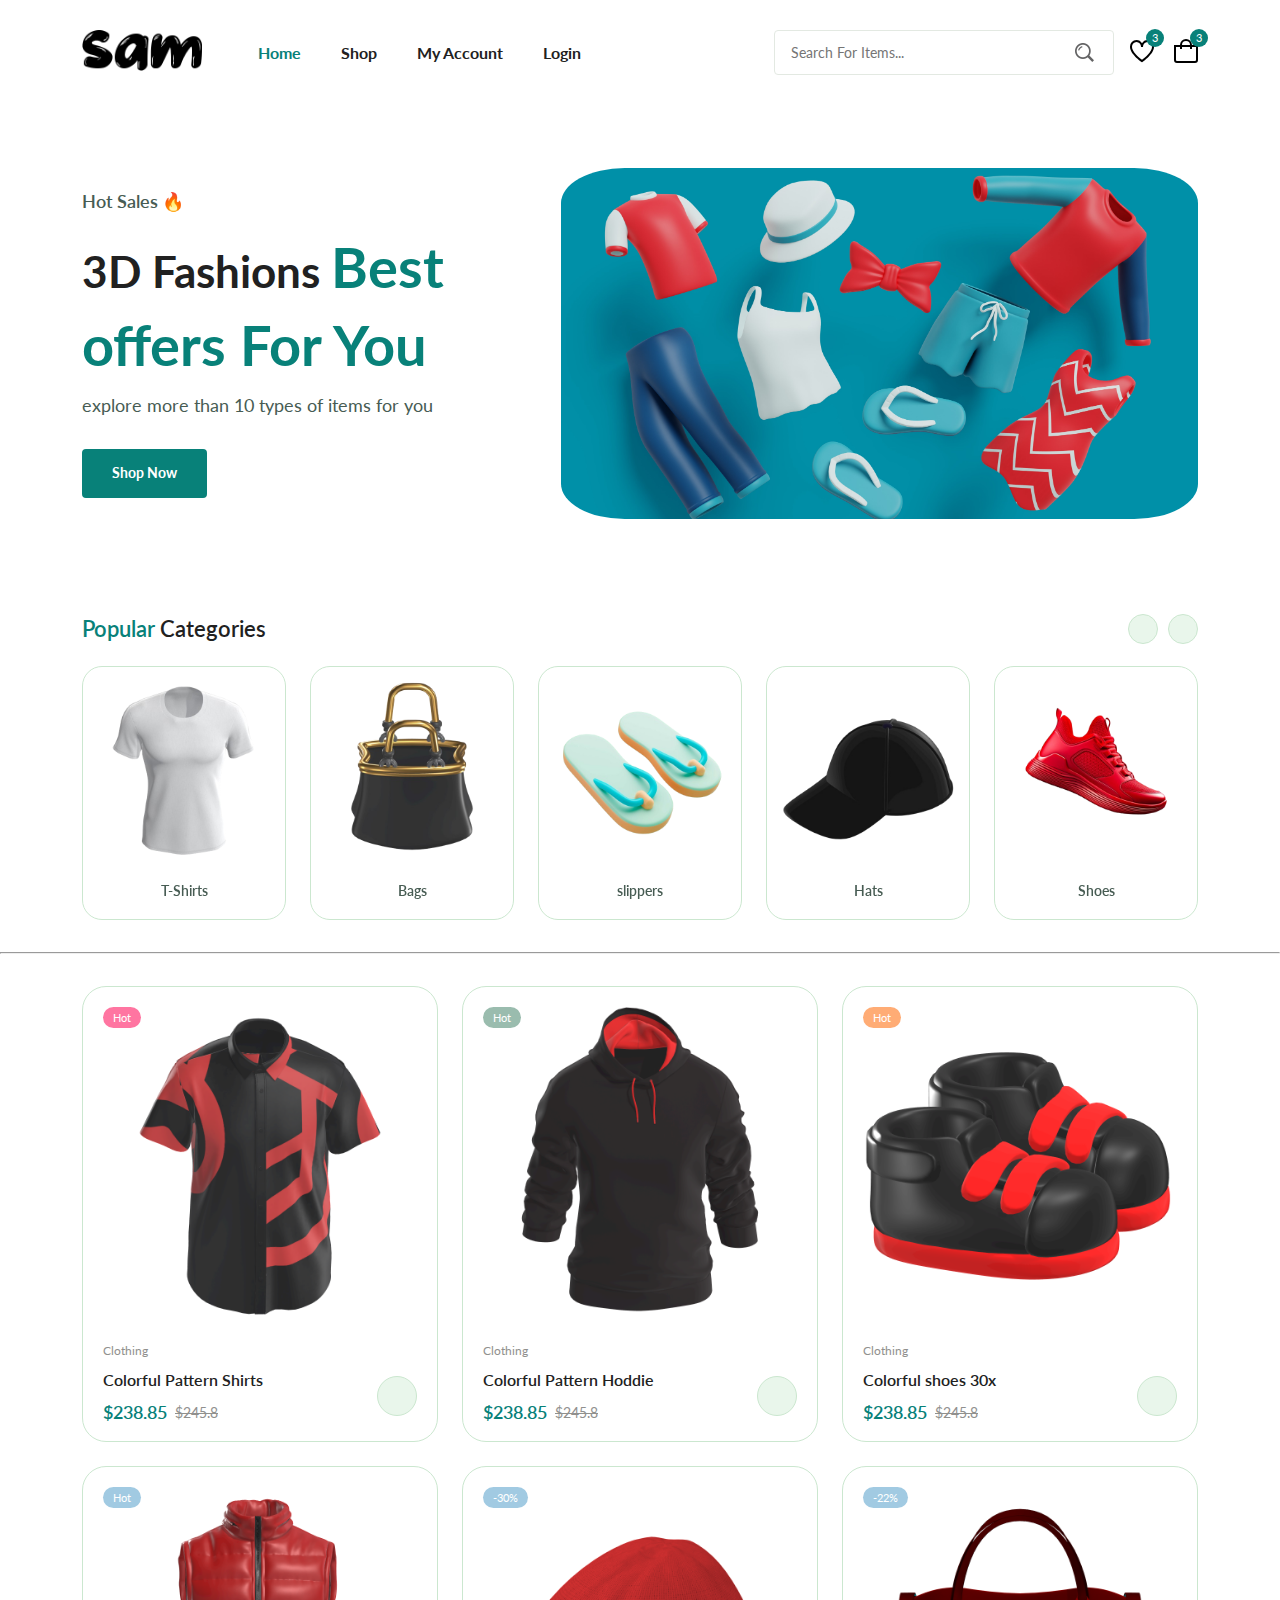
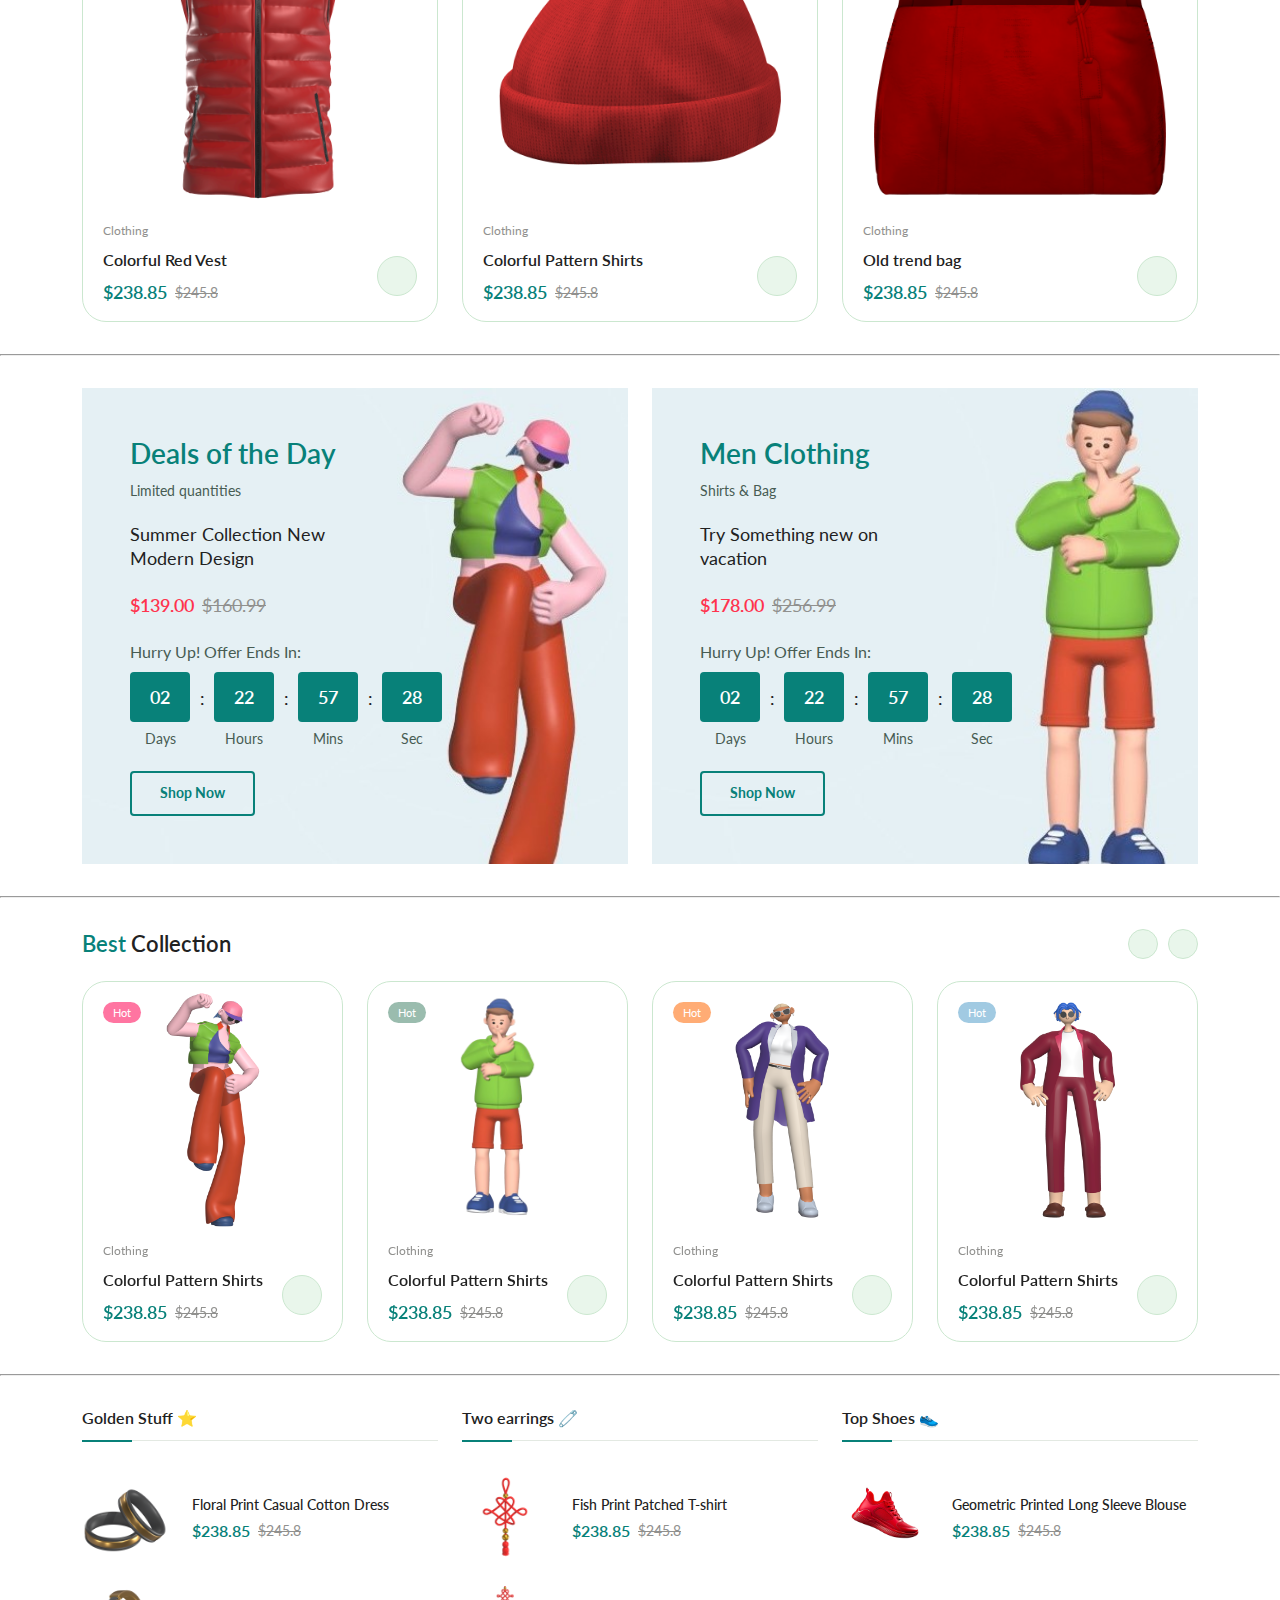
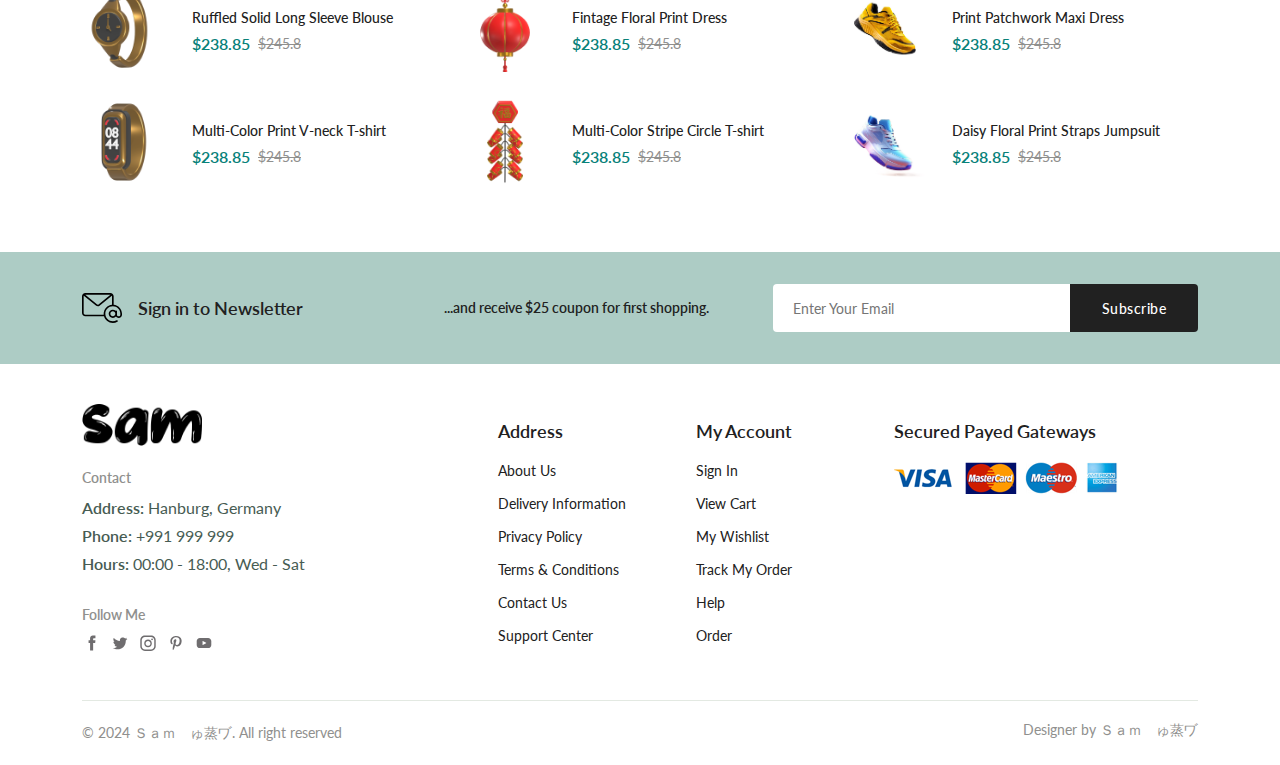
<file: index.html>
<!DOCTYPE html>
<html lang="en">
  <head>
    <meta charset="UTF-8" />
    <meta name="viewport" content="width=device-width, initial-scale=1.0" />

    <!--=============== FLATICON ===============-->
    <link
      rel="stylesheet"
      href="https://cdn-uicons.flaticon.com/2.0.0/uicons-regular-straight/css/uicons-regular-straight.css"
    />
    <!--=============== SWIPER CSS ===============-->
    <link
      rel="stylesheet"
      href="https://cdn.jsdelivr.net/npm/swiper@11/swiper-bundle.min.css"
    />

    <!--=============== CSS ===============-->
    <link rel="stylesheet" href="assets/css/styles.css" />

    <title>Ecommerce Website</title>
  </head>
  <body>
    <!--=============== HEADER ===============-->
    <header class="header">


      <nav class="nav container">
        <a href="index.html" class="nav__logo">
          <img
            class="nav__logo-img"
            src="assets/img/cupid-love.regular.webp"
            alt="website logo"
          />
        </a>
        <div class="nav__menu" id="nav-menu">
          <div class="nav__menu-top">
            <a href="index.html" class="nav__menu-logo">
              <img src="./assets/img/cupid-love.regular.webp" alt="">
            </a>
            <div class="nav__close" id="nav-close">
              <i class="fi fi-rs-cross-small"></i>
            </div>
          </div>
          <ul class="nav__list">
            <li class="nav__item">
              <a href="index.html" class="nav__link active-link">Home</a>
            </li>
            <li class="nav__item">
              <a href="shop.html" class="nav__link">Shop</a>
            </li>
            <li class="nav__item">
              <a href="accounts.html" class="nav__link">My Account</a>
            </li>
           
            <li class="nav__item">
              <a href="login-register.html" class="nav__link">Login</a>
            </li>
          </ul>
          <div class="header__search">
            <input
              type="text"
              placeholder="Search For Items..."
              class="form__input"
            />
            <button class="search__btn">
              <img src="assets/img/search.png" alt="search icon" />
            </button>
          </div>
        </div>
        <div class="header__user-actions">
          <a href="wishlist.html" class="header__action-btn" title="Wishlist">
            <img src="assets/img/icon-heart.svg" alt="" />
            <span class="count">3</span>
          </a>
          <a href="cart.html" class="header__action-btn" title="Cart">
            <img src="assets/img/icon-cart.svg" alt="" />
            <span class="count">3</span>
          </a>
          <div class="header__action-btn nav__toggle" id="nav-toggle">
            <img src="./assets//img/menu-burger.svg" alt="">
          </div>
        </div>
      </nav>
    </header>

    <!--=============== MAIN ===============-->
    <main class="main">
      <!--=============== HOME ===============-->
      <section class="home section--lg">
        <div class="home__container container grid">
          <div class="home__content">
            <span class="home__subtitle">Hot Sales 🔥 </span>
            <h1 class="home__title">
              3D Fashions <span> Best offers For You</span>
            </h1>
            
            <p class="home__description">
              explore more than 10 types of 
              items for you
            </p>
            <a href="shop.html" class="btn">Shop Now</a>
          </div>
          <img src="assets/img/10486810.jpg" class="home__img"  style="border-radius: 10%;"   alt="hats" />
        </div>
      </section>

      <!--=============== CATEGORIES ===============-->
      <section class="categories container section">
        <h3 class="section__title"><span>Popular</span> Categories</h3>
        <div class="categories__container swiper">
          <div class="swiper-wrapper">
            <a href="shop.html" class="category__item swiper-slide">
              <img
                src="assets/img/Base_Tshirt_3D_Mockup-removebg-preview.png"
                alt=""
                class="category__img"
              />
              <h3 class="category__title">T-Shirts</h3>
            </a>
            <a href="shop.html" class="category__item swiper-slide">
              <img
                src="assets/img/3D_Handbag_Icon_Model-removebg-preview.png"
                alt=""
                class="category__img"
              />
              <h3 class="category__title">Bags</h3>
            </a>
            <a href="shop.html" class="category__item swiper-slide">
              <img
                src="assets/img/7099206-removebg-preview.png"
                alt=""
                class="category__img"
              />
              <h3 class="category__title">slippers</h3>
            </a>
            <a href="shop.html" class="category__item swiper-slide">
              <img
                src="assets/img/Base_Tshirt_3D_Mockup__1_-removebg-preview.png"
                alt=""
                class="category__img"
              />
              <h3 class="category__title">Hats</h3>
            </a>
            <a href="shop.html" class="category__item swiper-slide">
              <img
                src="assets/img/e60a8af2-d2be-419a-86e2-bb6088f40698-removebg-preview.png"
                alt=""
                class="category__img"
              />
              <h3 class="category__title">Shoes</h3>
            </a>
            <a href="shop.html" class="category__item swiper-slide">
              <img
                src="assets/img/Varsity_Jacket-removebg-preview.png"
                alt=""
                class="category__img"
              />
              <h3 class="category__title">Jackets</h3>
            </a>
            <a href="shop.html" class="category__item swiper-slide">
              <img
                src="assets/img/Necklace_3D_Icon_Model-removebg-preview.png"
                alt=""
                class="category__img"
              />
              <h3 class="category__title">Golds</h3>
            </a>
            <a href="shop.html" class="category__item swiper-slide">
              <img
                src="assets/img/Woman_Fitness_Shorts_3D_Mockup-removebg-preview.png"
                alt=""
                class="category__img"
              />
              <h3 class="category__title">Shorts</h3>
            </a>
          </div>

          <div class="swiper-button-prev">
            <i class="fi fi-rs-angle-left"></i>
          </div>
          <div class="swiper-button-next">
            <i class="fi fi-rs-angle-right"></i>
          </div>
        </div>
      </section>
<hr>
      <!--=============== PRODUCTS ===============-->
      <section class="products container section">
        

        <div class="tab__items">
          <div class="tab__item active-tab" content id="featured">
            <div class="products__container grid">
              <div class="product__item">
                <div class="product__banner">
                  <a href="details.html" class="product__images">
                    <img
                      src="assets/img/1.png"
                      alt=""
                      class="product__img default"
                    />
                    <img
                      src="assets/img/1.png"
                      alt=""
                      class="product__img hover"
                    />
                  </a>
                  <div class="product__actions">
                    <a href="#" class="action__btn" aria-label="">
                      <i class="fi fi-rs-eye"></i>
                    </a>
                    <a
                      href="#"
                      class="action__btn"
                      aria-label=""
                    >
                      <i class="fi fi-rs-heart"></i>
                    </a>
                    <a href="#" class="action__btn" aria-label="">
                      <i class="fi fi-rs-shuffle"></i>
                    </a>
                  </div>
                  <div class="product__badge light-pink">Hot</div>
                </div>
                <div class="product__content">
                  <span class="product__category">Clothing</span>
                  <a href="details.html">
                    <h3 class="product__title">Colorful Pattern Shirts</h3>
                  </a>
                  <div class="product__rating">
                    <i class="fi fi-rs-star"></i>
                    <i class="fi fi-rs-star"></i>
                    <i class="fi fi-rs-star"></i>
                    <i class="fi fi-rs-star"></i>
                    <i class="fi fi-rs-star"></i>
                  </div>
                  <div class="product__price flex">
                    <span class="new__price">$238.85</span>
                    <span class="old__price">$245.8</span>
                  </div>
                  <a
                    href="#"
                    class="action__btn cart__btn"
                    aria-label=""
                  >
                    <i class="fi fi-rs-shopping-bag-add"></i>
                  </a>
                </div>
              </div>
              <div class="product__item">
                <div class="product__banner">
                  <a href="details.html" class="product__images">
                    <img
                      src="assets/img/Hoodie Men Sleeve Roll up 3D Mockup.png"
                      alt=""
                      class="product__img default"
                    />
                    <img
                      src="assets/img/Hoodie Men Sleeve Roll up 3D Mockup.png"
                      alt=""
                      class="product__img hover"
                    />
                  </a>
                  <div class="product__actions">
                    <a href="#" class="action__btn" aria-label="">
                      <i class="fi fi-rs-eye"></i>
                    </a>
                    <a
                      href="#"
                      class="action__btn"
                      aria-label=""
                    >
                      <i class="fi fi-rs-heart"></i>
                    </a>
                    <a href="#" class="action__btn" aria-label="">
                      <i class="fi fi-rs-shuffle"></i>
                    </a>
                  </div>
                  <div class="product__badge light-green">Hot</div>
                </div>
                <div class="product__content">
                  <span class="product__category">Clothing</span>
                  <a href="details.html">
                    <h3 class="product__title">Colorful Pattern Hoddie</h3>
                  </a>
                  <div class="product__rating">
                    <i class="fi fi-rs-star"></i>
                    <i class="fi fi-rs-star"></i>
                    <i class="fi fi-rs-star"></i>
                    <i class="fi fi-rs-star"></i>
                    <i class="fi fi-rs-star"></i>
                  </div>
                  <div class="product__price flex">
                    <span class="new__price">$238.85</span>
                    <span class="old__price">$245.8</span>
                  </div>
                  <a
                    href="#"
                    class="action__btn cart__btn"
                    aria-label=""
                  >
                    <i class="fi fi-rs-shopping-bag-add"></i>
                  </a>
                </div>
              </div>
              <div class="product__item">
                <div class="product__banner">
                  <a href="details.html" class="product__images">
                    <img
                      src="assets/img/3.png"
                      alt=""
                      class="product__img default"
                    />
                    <img
                      src="assets/img/3.png"
                      alt=""
                      class="product__img hover"
                    />
                  </a>
                  <div class="product__actions">
                    <a href="#" class="action__btn" aria-label="">
                      <i class="fi fi-rs-eye"></i>
                    </a>
                    <a
                      href="#"
                      class="action__btn"
                      aria-label=""
                    >
                      <i class="fi fi-rs-heart"></i>
                    </a>
                    <a href="#" class="action__btn" aria-label="">
                      <i class="fi fi-rs-shuffle"></i>
                    </a>
                  </div>
                  <div class="product__badge light-orange">Hot</div>
                </div>
                <div class="product__content">
                  <span class="product__category">Clothing</span>
                  <a href="details.html">
                    <h3 class="product__title">Colorful shoes 30x</h3>
                  </a>
                  <div class="product__rating">
                    <i class="fi fi-rs-star"></i>
                    <i class="fi fi-rs-star"></i>
                    <i class="fi fi-rs-star"></i>
                    <i class="fi fi-rs-star"></i>
                    <i class="fi fi-rs-star"></i>
                  </div>
                  <div class="product__price flex">
                    <span class="new__price">$238.85</span>
                    <span class="old__price">$245.8</span>
                  </div>
                  <a
                    href="#"
                    class="action__btn cart__btn"
                    aria-label=""
                  >
                    <i class="fi fi-rs-shopping-bag-add"></i>
                  </a>
                </div>
              </div>
              <div class="product__item">
                <div class="product__banner">
                  <a href="details.html" class="product__images">
                    <img
                      src="assets/img/4.png"
                      alt=""
                      class="product__img default"
                    />
                    <img
                      src="assets/img/4.png"
                      alt=""
                      class="product__img hover"
                    />
                  </a>
                  <div class="product__actions">
                    <a href="#" class="action__btn" aria-label="">
                      <i class="fi fi-rs-eye"></i>
                    </a>
                    <a
                      href="#"
                      class="action__btn"
                      aria-label=""
                    >
                      <i class="fi fi-rs-heart"></i>
                    </a>
                    <a href="#" class="action__btn" aria-label="">
                      <i class="fi fi-rs-shuffle"></i>
                    </a>
                  </div>
                  <div class="product__badge light-blue">Hot</div>
                </div>
                <div class="product__content">
                  <span class="product__category">Clothing</span>
                  <a href="details.html">
                    <h3 class="product__title">Colorful Red Vest</h3>
                  </a>
                  <div class="product__rating">
                    <i class="fi fi-rs-star"></i>
                    <i class="fi fi-rs-star"></i>
                    <i class="fi fi-rs-star"></i>
                    <i class="fi fi-rs-star"></i>
                    <i class="fi fi-rs-star"></i>
                  </div>
                  <div class="product__price flex">
                    <span class="new__price">$238.85</span>
                    <span class="old__price">$245.8</span>
                  </div>
                  <a
                    href="#"
                    class="action__btn cart__btn"
                    aria-label=""
                  >
                    <i class="fi fi-rs-shopping-bag-add"></i>
                  </a>
                </div>
              </div>
              <div class="product__item">
                <div class="product__banner">
                  <a href="details.html" class="product__images">
                    <img
                      src="assets/img/Beanie Hat 3D Model.png"
                      alt=""
                      class="product__img default"
                    />
                    <img
                      src="assets/img/Beanie Hat 3D Model.png"
                      alt=""
                      class="product__img hover"
                    />
                  </a>
                  <div class="product__actions">
                    <a href="#" class="action__btn" aria-label="">
                      <i class="fi fi-rs-eye"></i>
                    </a>
                    <a
                      href="#"
                      class="action__btn"
                      aria-label=""
                    >
                      <i class="fi fi-rs-heart"></i>
                    </a>
                    <a href="#" class="action__btn" aria-label="">
                      <i class="fi fi-rs-shuffle"></i>
                    </a>
                  </div>
                  <div class="product__badge light-blue">-30%</div>
                </div>
                <div class="product__content">
                  <span class="product__category">Clothing</span>
                  <a href="details.html">
                    <h3 class="product__title">Colorful Pattern Shirts</h3>
                  </a>
                  <div class="product__rating">
                    <i class="fi fi-rs-star"></i>
                    <i class="fi fi-rs-star"></i>
                    <i class="fi fi-rs-star"></i>
                    <i class="fi fi-rs-star"></i>
                    <i class="fi fi-rs-star"></i>
                  </div>
                  <div class="product__price flex">
                    <span class="new__price">$238.85</span>
                    <span class="old__price">$245.8</span>
                  </div>
                  <a
                    href="#"
                    class="action__btn cart__btn"
                    aria-label=""
                  >
                    <i class="fi fi-rs-shopping-bag-add"></i>
                  </a>
                </div>
              </div>
              <div class="product__item">
                <div class="product__banner">
                  <a href="details.html" class="product__images">
                    <img
                      src="assets/img/6.png"
                      alt=""
                      class="product__img default"
                    />
                    <img
                      src="assets/img/6.png"
                      alt=""
                      class="product__img hover"
                    />
                  </a>
                  <div class="product__actions">
                    <a href="#" class="action__btn" aria-label="">
                      <i class="fi fi-rs-eye"></i>
                    </a>
                    <a
                      href="#"
                      class="action__btn"
                      aria-label=""
                    >
                      <i class="fi fi-rs-heart"></i>
                    </a>
                    <a href="#" class="action__btn" aria-label="">
                      <i class="fi fi-rs-shuffle"></i>
                    </a>
                  </div>
                  <div class="product__badge light-blue">-22%</div>
                </div>
                <div class="product__content">
                  <span class="product__category">Clothing</span>
                  <a href="details.html">
                    <h3 class="product__title">Old trend bag</h3>
                  </a>
                  <div class="product__rating">
                    <i class="fi fi-rs-star"></i>
                    <i class="fi fi-rs-star"></i>
                    <i class="fi fi-rs-star"></i>
                    <i class="fi fi-rs-star"></i>
                    <i class="fi fi-rs-star"></i>
                  </div>
                  <div class="product__price flex">
                    <span class="new__price">$238.85</span>
                    <span class="old__price">$245.8</span>
                  </div>
                  <a
                    href="#"
                    class="action__btn cart__btn"
                    aria-label=""
                  >
                    <i class="fi fi-rs-shopping-bag-add"></i>
                  </a>
                </div>
              </div>
            
             
            </div>
          </div>
        </div>
      </section>
<hr>
      <!--=============== DEALS ===============-->
      <section class="deals section">
        <div class="deals__container container grid">
          <div class="deals__item">
            <div class="deals__group">
              <h3 class="deals__brand">Deals of the Day</h3>
              <span class="deals__category">Limited quantities</span>
            </div>
            <h4 class="deals__title">Summer Collection New Modern Design</h4>
            <div class="deals__price flex">
              <span class="new__price">$139.00</span>
              <span class="old__price">$160.99</span>
            </div>
            <div class="deals__group">
              <p class="deals__countdown-text">Hurry Up! Offer Ends In:</p>
              <div class="countdown">
                <div class="countdown__amount">
                  <p class="countdown__period">02</p>
                  <span class="unit">Days</span>
                </div>
                <div class="countdown__amount">
                  <p class="countdown__period">22</p>
                  <span class="unit">Hours</span>
                </div>
                <div class="countdown__amount">
                  <p class="countdown__period">57</p>
                  <span class="unit">Mins</span>
                </div>
                <div class="countdown__amount">
                  <p class="countdown__period">28</p>
                  <span class="unit">Sec</span>
                </div>
              </div>
            </div>
            <div class="deals__btn">
              <a href="details.html" class="btn btn--md">Shop Now</a>
            </div>
          </div>
          <div class="deals__item">
            <div class="deals__group">
              <h3 class="deals__brand">Men Clothing</h3>
              <span class="deals__category">Shirts & Bag</span>
            </div>
            <h4 class="deals__title">Try Something new on vacation</h4>
            <div class="deals__price flex">
              <span class="new__price">$178.00</span>
              <span class="old__price">$256.99</span>
            </div>
            <div class="deals__group">
              <p class="deals__countdown-text">Hurry Up! Offer Ends In:</p>
              <div class="countdown">
                <div class="countdown__amount">
                  <p class="countdown__period">02</p>
                  <span class="unit">Days</span>
                </div>
                <div class="countdown__amount">
                  <p class="countdown__period">22</p>
                  <span class="unit">Hours</span>
                </div>
                <div class="countdown__amount">
                  <p class="countdown__period">57</p>
                  <span class="unit">Mins</span>
                </div>
                <div class="countdown__amount">
                  <p class="countdown__period">28</p>
                  <span class="unit">Sec</span>
                </div>
              </div>
            </div>
            <div class="deals__btn">
              <a href="details.html" class="btn btn--md">Shop Now</a>
            </div>
          </div>
        </div>
      </section>
<hr>
      <!--=============== collections ===============-->
      <section class="new__arrivals container section">
        <h3 class="section__title"><span>Best</span> Collection</h3>
        <div class="new__container swiper">
          <div class="swiper-wrapper">
            <div class="product__item swiper-slide">
              <div class="product__banner">
                <a href="details.html" class="product__images">
                  <img
                    src="assets/img/Fashion Girl 3D Character Wearing Long Coat And High Waist Pants.png"
                    alt=""
                    class="product__img default"
                  />
                  <img
                    src="assets/img/Fashion Girl 3D Character Wearing Long Coat And High Waist Pants.png"
                    alt=""
                    class="product__img hover"
                  />
                </a>
                <div class="product__actions">
                  <a href="#" class="action__btn" aria-label="">
                    <i class="fi fi-rs-eye"></i>
                  </a>
                  <a href="#" class="action__btn" aria-label="">
                    <i class="fi fi-rs-heart"></i>
                  </a>
                  <a href="#" class="action__btn" aria-label="">
                    <i class="fi fi-rs-shuffle"></i>
                  </a>
                </div>
                <div class="product__badge light-pink">Hot</div>
              </div>
              <div class="product__content">
                <span class="product__category">Clothing</span>
                <a href="details.html">
                  <h3 class="product__title">Colorful Pattern Shirts</h3>
                </a>
                <div class="product__rating">
                  <i class="fi fi-rs-star"></i>
                  <i class="fi fi-rs-star"></i>
                  <i class="fi fi-rs-star"></i>
                  <i class="fi fi-rs-star"></i>
                  <i class="fi fi-rs-star"></i>
                </div>
                <div class="product__price flex">
                  <span class="new__price">$238.85</span>
                  <span class="old__price">$245.8</span>
                </div>
                <a
                  href="#"
                  class="action__btn cart__btn"
                  aria-label=""
                >
                  <i class="fi fi-rs-shopping-bag-add"></i>
                </a>
              </div>
            </div>
            <div class="product__item swiper-slide">
              <div class="product__banner">
                <a href="details.html" class="product__images">
                  <img
                    src="assets/img/Teenage_Boy_Stand-removebg-preview.png"
                    alt=""
                    class="product__img default"
                  />
                  <img
                    src="assets/img/Teenage_Boy_Stand-removebg-preview.png"
                    alt=""
                    class="product__img hover"
                  />
                </a>
                <div class="product__actions">
                  <a href="#" class="action__btn" aria-label="">
                    <i class="fi fi-rs-eye"></i>
                  </a>
                  <a href="#" class="action__btn" aria-label="">
                    <i class="fi fi-rs-heart"></i>
                  </a>
                  <a href="#" class="action__btn" aria-label="">
                    <i class="fi fi-rs-shuffle"></i>
                  </a>
                </div>
                <div class="product__badge light-green">Hot</div>
              </div>
              <div class="product__content">
                <span class="product__category">Clothing</span>
                <a href="details.html">
                  <h3 class="product__title">Colorful Pattern Shirts</h3>
                </a>
                <div class="product__rating">
                  <i class="fi fi-rs-star"></i>
                  <i class="fi fi-rs-star"></i>
                  <i class="fi fi-rs-star"></i>
                  <i class="fi fi-rs-star"></i>
                  <i class="fi fi-rs-star"></i>
                </div>
                <div class="product__price flex">
                  <span class="new__price">$238.85</span>
                  <span class="old__price">$245.8</span>
                </div>
                <a
                  href="#"
                  class="action__btn cart__btn"
                  aria-label=""
                >
                  <i class="fi fi-rs-shopping-bag-add"></i>
                </a>
              </div>
            </div>
            <div class="product__item swiper-slide">
              <div class="product__banner">
                <a href="details.html" class="product__images">
                  <img
                    src="assets/img/gggg.png"
                    alt=""
                    class="product__img default"
                  />
                  <img
                    src="assets/img/gggg.png"
                    alt=""
                    class="product__img hover"
                  />
                </a>
                <div class="product__actions">
                  <a href="#" class="action__btn" aria-label="">
                    <i class="fi fi-rs-eye"></i>
                  </a>
                  <a href="#" class="action__btn" aria-label="">
                    <i class="fi fi-rs-heart"></i>
                  </a>
                  <a href="#" class="action__btn" aria-label="">
                    <i class="fi fi-rs-shuffle"></i>
                  </a>
                </div>
                <div class="product__badge light-orange">Hot</div>
              </div>
              <div class="product__content">
                <span class="product__category">Clothing</span>
                <a href="details.html">
                  <h3 class="product__title">Colorful Pattern Shirts</h3>
                </a>
                <div class="product__rating">
                  <i class="fi fi-rs-star"></i>
                  <i class="fi fi-rs-star"></i>
                  <i class="fi fi-rs-star"></i>
                  <i class="fi fi-rs-star"></i>
                  <i class="fi fi-rs-star"></i>
                </div>
                <div class="product__price flex">
                  <span class="new__price">$238.85</span>
                  <span class="old__price">$245.8</span>
                </div>
                <a
                  href="#"
                  class="action__btn cart__btn"
                  aria-label=""
                >
                  <i class="fi fi-rs-shopping-bag-add"></i>
                </a>
              </div>
            </div>
            <div class="product__item swiper-slide">
              <div class="product__banner">
                <a href="details.html" class="product__images">
                  <img
                    src="assets/img/ssss.png"
                    alt=""
                    class="product__img default"
                  />
                  <img
                    src="assets/img/ssss.png"
                    alt=""
                    class="product__img hover"
                  />
                </a>
                <div class="product__actions">
                  <a href="#" class="action__btn" aria-label="">
                    <i class="fi fi-rs-eye"></i>
                  </a>
                  <a href="#" class="action__btn" aria-label="">
                    <i class="fi fi-rs-heart"></i>
                  </a>
                  <a href="#" class="action__btn" aria-label="">
                    <i class="fi fi-rs-shuffle"></i>
                  </a>
                </div>
                <div class="product__badge light-blue">Hot</div>
              </div>
              <div class="product__content">
                <span class="product__category">Clothing</span>
                <a href="details.html">
                  <h3 class="product__title">Colorful Pattern Shirts</h3>
                </a>
                <div class="product__rating">
                  <i class="fi fi-rs-star"></i>
                  <i class="fi fi-rs-star"></i>
                  <i class="fi fi-rs-star"></i>
                  <i class="fi fi-rs-star"></i>
                  <i class="fi fi-rs-star"></i>
                </div>
                <div class="product__price flex">
                  <span class="new__price">$238.85</span>
                  <span class="old__price">$245.8</span>
                </div>
                <a
                  href="#"
                  class="action__btn cart__btn"
                  aria-label=""
                >
                  <i class="fi fi-rs-shopping-bag-add"></i>
                </a>
              </div>
            </div>
            <div class="product__item swiper-slide">
              <div class="product__banner">
                <a href="details.html" class="product__images">
                  <img
                    src="assets/img/aaa.png"
                    alt=""
                    class="product__img default"
                  />
                  <img
                    src="assets/img/aaa.png"
                    alt=""
                    class="product__img hover"
                  />
                </a>
                <div class="product__actions">
                  <a href="#" class="action__btn" aria-label="">
                    <i class="fi fi-rs-eye"></i>
                  </a>
                  <a href="#" class="action__btn" aria-label="">
                    <i class="fi fi-rs-heart"></i>
                  </a>
                  <a href="#" class="action__btn" aria-label="">
                    <i class="fi fi-rs-shuffle"></i>
                  </a>
                </div>
                <div class="product__badge light-blue">-30%</div>
              </div>
              <div class="product__content">
                <span class="product__category">Clothing</span>
                <a href="details.html">
                  <h3 class="product__title">Colorful Pattern Shirts</h3>
                </a>
                <div class="product__rating">
                  <i class="fi fi-rs-star"></i>
                  <i class="fi fi-rs-star"></i>
                  <i class="fi fi-rs-star"></i>
                  <i class="fi fi-rs-star"></i>
                  <i class="fi fi-rs-star"></i>
                </div>
                <div class="product__price flex">
                  <span class="new__price">$238.85</span>
                  <span class="old__price">$245.8</span>
                </div>
                <a
                  href="#"
                  class="action__btn cart__btn"
                  aria-label=""
                >
                  <i class="fi fi-rs-shopping-bag-add"></i>
                </a>
              </div>
            </div>
            <div class="product__item swiper-slide">
              <div class="product__banner">
                <a href="details.html" class="product__images">
                  <img
                    src="assets/img/bbb.png"
                    alt=""
                    class="product__img default"
                  />
                  <img
                    src="assets/img/bbb.png"
                    alt=""
                    class="product__img hover"
                  />
                </a>
                <div class="product__actions">
                  <a href="#" class="action__btn" aria-label="">
                    <i class="fi fi-rs-eye"></i>
                  </a>
                  <a href="#" class="action__btn" aria-label="">
                    <i class="fi fi-rs-heart"></i>
                  </a>
                  <a href="#" class="action__btn" aria-label="">
                    <i class="fi fi-rs-shuffle"></i>
                  </a>
                </div>
                <div class="product__badge light-blue">-22%</div>
              </div>
              <div class="product__content">
                <span class="product__category">Clothing</span>
                <a href="details.html">
                  <h3 class="product__title">Colorful Pattern Shirts</h3>
                </a>
                <div class="product__rating">
                  <i class="fi fi-rs-star"></i>
                  <i class="fi fi-rs-star"></i>
                  <i class="fi fi-rs-star"></i>
                  <i class="fi fi-rs-star"></i>
                  <i class="fi fi-rs-star"></i>
                </div>
                <div class="product__price flex">
                  <span class="new__price">$238.85</span>
                  <span class="old__price">$245.8</span>
                </div>
                <a
                  href="#"
                  class="action__btn cart__btn"
                  aria-label=""
                >
                  <i class="fi fi-rs-shopping-bag-add"></i>
                </a>
              </div>
            </div>
            <div class="product__item swiper-slide">
              <div class="product__banner">
                <a href="details.html" class="product__images">
                  <img
                    src="assets/img/ddd.png"
                    alt=""
                    class="product__img default"
                  />
                  <img
                    src="assets/img/ddd.png"
                    alt=""
                    class="product__img hover"
                  />
                </a>
                <div class="product__actions">
                  <a href="#" class="action__btn" aria-label="">
                    <i class="fi fi-rs-eye"></i>
                  </a>
                  <a href="#" class="action__btn" aria-label="">
                    <i class="fi fi-rs-heart"></i>
                  </a>
                  <a href="#" class="action__btn" aria-label="">
                    <i class="fi fi-rs-shuffle"></i>
                  </a>
                </div>
                <div class="product__badge light-green">-22%</div>
              </div>
              <div class="product__content">
                <span class="product__category">Clothing</span>
                <a href="details.html">
                  <h3 class="product__title">Colorful Pattern Shirts</h3>
                </a>
                <div class="product__rating">
                  <i class="fi fi-rs-star"></i>
                  <i class="fi fi-rs-star"></i>
                  <i class="fi fi-rs-star"></i>
                  <i class="fi fi-rs-star"></i>
                  <i class="fi fi-rs-star"></i>
                </div>
                <div class="product__price flex">
                  <span class="new__price">$238.85</span>
                  <span class="old__price">$245.8</span>
                </div>
                <a
                  href="#"
                  class="action__btn cart__btn"
                  aria-label=""
                >
                  <i class="fi fi-rs-shopping-bag-add"></i>
                </a>
              </div>
            </div>
          </div>

          <div class="swiper-button-prev">
            <i class="fi fi-rs-angle-left"></i>
          </div>
          <div class="swiper-button-next">
            <i class="fi fi-rs-angle-right"></i>
          </div>
        </div>
      </section>
<hr>
      <!--=============== SHOWCASE ===============-->
      <section class="showcase section">
        <div class="showcase__container container grid">
          <div class="showcase__wrapper">
            <h3 class="section__title">Golden Stuff ⭐</h3>
            <div class="showcase__item">
              <a href="details.html" class="showcase__img-box">
                <img
                  src="./assets/img/aa.png"
                  alt=""
                  class="showcase__img"
                />
              </a>
              <div class="showcase__content">
                <a href="details.html">
                  <h4 class="showcase__title">
                    Floral Print Casual Cotton Dress
                  </h4>
                </a>
                <div class="showcase__price flex">
                  <span class="new__price">$238.85</span>
                  <span class="old__price">$245.8</span>
                </div>
              </div>
            </div>
            <div class="showcase__item">
              <a href="details.html" class="showcase__img-box">
                <img
                  src="./assets/img/bb.png"
                  alt=""
                  class="showcase__img"
                />
              </a>
              <div class="showcase__content">
                <a href="details.html">
                  <h4 class="showcase__title">
                    Ruffled Solid Long Sleeve Blouse
                  </h4>
                </a>
                <div class="showcase__price flex">
                  <span class="new__price">$238.85</span>
                  <span class="old__price">$245.8</span>
                </div>
              </div>
            </div>
            <div class="showcase__item">
              <a href="details.html" class="showcase__img-box">
                <img
                  src="./assets/img/cc.png"
                  alt=""
                  class="showcase__img"
                />
              </a>
              <div class="showcase__content">
                <a href="details.html">
                  <h4 class="showcase__title">
                    Multi-Color Print V-neck T-shirt
                  </h4>
                </a>
                <div class="showcase__price flex">
                  <span class="new__price">$238.85</span>
                  <span class="old__price">$245.8</span>
                </div>
              </div>
            </div>
          </div>
          <div class="showcase__wrapper">
            <h3 class="section__title">Two earrings  🧷 </h3>
            <div class="showcase__item">
              <a href="details.html" class="showcase__img-box">
                <img
                  src="./assets/img/a1.png"
                  alt=""
                  class="showcase__img"
                />
              </a>
              <div class="showcase__content">
                <a href="details.html">
                  <h4 class="showcase__title">Fish Print Patched T-shirt</h4>
                </a>
                <div class="showcase__price flex">
                  <span class="new__price">$238.85</span>
                  <span class="old__price">$245.8</span>
                </div>
              </div>
            </div>
            <div class="showcase__item">
              <a href="details.html" class="showcase__img-box">
                <img
                  src="./assets/img/a2.png"
                  alt=""
                  class="showcase__img"
                />
              </a>
              <div class="showcase__content">
                <a href="details.html">
                  <h4 class="showcase__title">Fintage Floral Print Dress</h4>
                </a>
                <div class="showcase__price flex">
                  <span class="new__price">$238.85</span>
                  <span class="old__price">$245.8</span>
                </div>
              </div>
            </div>
            <div class="showcase__item">
              <a href="details.html" class="showcase__img-box">
                <img
                  src="./assets/img/a3.png"
                  alt=""
                  class="showcase__img"
                />
              </a>
              <div class="showcase__content">
                <a href="details.html">
                  <h4 class="showcase__title">
                    Multi-Color Stripe Circle T-shirt
                  </h4>
                </a>
                <div class="showcase__price flex">
                  <span class="new__price">$238.85</span>
                  <span class="old__price">$245.8</span>
                </div>
              </div>
            </div>
          </div>
          <div class="showcase__wrapper">
            <h3 class="section__title">Top Shoes 👟</h3>
            <div class="showcase__item">
              <a href="details.html" class="showcase__img-box">
                <img
                  src="./assets/img/e60a8af2-d2be-419a-86e2-bb6088f40698-removebg-preview.png"
                  alt=""
                  class="showcase__img"
                />
              </a>
              <div class="showcase__content">
                <a href="details.html">
                  <h4 class="showcase__title">
                    Geometric Printed Long Sleeve Blouse
                  </h4>
                </a>
                <div class="showcase__price flex">
                  <span class="new__price">$238.85</span>
                  <span class="old__price">$245.8</span>
                </div>
              </div>
            </div>
            <div class="showcase__item">
              <a href="details.html" class="showcase__img-box">
                <img
                  src="./assets/img/running-shoes-sneakers-transparent-background_84443-1641.jpg"
                  alt=""
                  class="showcase__img"
                />
              </a>
              <div class="showcase__content">
                <a href="details.html">
                  <h4 class="showcase__title">Print Patchwork Maxi Dress</h4>
                </a>
                <div class="showcase__price flex">
                  <span class="new__price">$238.85</span>
                  <span class="old__price">$245.8</span>
                </div>
              </div>
            </div>
            <div class="showcase__item">
              <a href="details.html" class="showcase__img-box">
                <img
                  src="./assets/img/3d-shoes-icon-footwear-fashion-accessory-isometric-isolated-render_762678-28409.jpg"
                  alt=""
                  class="showcase__img"
                />
              </a>
              <div class="showcase__content">
                <a href="details.html">
                  <h4 class="showcase__title">
                    Daisy Floral Print Straps Jumpsuit
                  </h4>
                </a>
                <div class="showcase__price flex">
                  <span class="new__price">$238.85</span>
                  <span class="old__price">$245.8</span>
                </div>
              </div>
            </div>
          </div>
          
          
        </div>
      </section>

      <!--=============== NEWSLETTER ===============-->
      <section class="newsletter section home__newsletter">
        <div class="newsletter__container container grid">
          <h3 class="newsletter__title flex">
            <img
              src="./assets/img/icon-email.svg"
              alt=""
              class="newsletter__icon"
            />
            Sign in to Newsletter
          </h3>
          <p class="newsletter__description">
            ...and receive $25 coupon for first shopping.
          </p>
          <form action="" class="newsletter__form">
            <input
              type="text"
              placeholder="Enter Your Email"
              class="newsletter__input"
            />
            <button type="submit" class="newsletter__btn">Subscribe</button>
          </form>
        </div>
      </section>
    </main>

    <!--=============== FOOTER ===============-->
    <footer class="footer container">
      <div class="footer__container grid">
        <div class="footer__content">
          <a href="index.html" class="footer__logo">
            <img src="./assets/img/cupid-love.regular.webp" alt="" class="footer__logo-img" />
          </a>
          <h4 class="footer__subtitle">Contact</h4>
          <p class="footer__description">
            <span>Address:</span>  Hanburg, Germany
          </p>
          <p class="footer__description">
            <span>Phone:</span> +991 999 999
          </p>
          <p class="footer__description">
            <span>Hours:</span> 00:00 - 18:00, Wed - Sat
          </p>
          <div class="footer__social">
            <h4 class="footer__subtitle">Follow Me</h4>
            <div class="footer__links flex">
              <a href="#">
                <img
                  src="./assets/img/icon-facebook.svg"
                  alt=""
                  class="footer__social-icon"
                />
              </a>
              <a href="#">
                <img
                  src="./assets/img/icon-twitter.svg"
                  alt=""
                  class="footer__social-icon"
                />
              </a>
              <a href="#">
                <img
                  src="./assets/img/icon-instagram.svg"
                  alt=""
                  class="footer__social-icon"
                />
              </a>
              <a href="#">
                <img
                  src="./assets/img/icon-pinterest.svg"
                  alt=""
                  class="footer__social-icon"
                />
              </a>
              <a href="#">
                <img
                  src="./assets/img/icon-youtube.svg"
                  alt=""
                  class="footer__social-icon"
                />
              </a>
            </div>
          </div>
        </div>
        <div class="footer__content">
          <h3 class="footer__title">Address</h3>
          <ul class="footer__links">
            <li><a href="#" class="footer__link">About Us</a></li>
            <li><a href="#" class="footer__link">Delivery Information</a></li>
            <li><a href="#" class="footer__link">Privacy Policy</a></li>
            <li><a href="#" class="footer__link">Terms & Conditions</a></li>
            <li><a href="#" class="footer__link">Contact Us</a></li>
            <li><a href="#" class="footer__link">Support Center</a></li>
          </ul>
        </div>
        <div class="footer__content">
          <h3 class="footer__title">My Account</h3>
          <ul class="footer__links">
            <li><a href="#" class="footer__link">Sign In</a></li>
            <li><a href="#" class="footer__link">View Cart</a></li>
            <li><a href="#" class="footer__link">My Wishlist</a></li>
            <li><a href="#" class="footer__link">Track My Order</a></li>
            <li><a href="#" class="footer__link">Help</a></li>
            <li><a href="#" class="footer__link">Order</a></li>
          </ul>
        </div>
        <div class="footer__content">
          <h3 class="footer__title">Secured Payed Gateways</h3>
          <img
            src="./assets/img/payment-method.png"
            alt=""
            class="payment__img"
          />
        </div>
      </div>
      <div class="footer__bottom">
        <p class="copyright">&copy; 2024 Ｓａｍ　ゅ蒸ヷ. All right reserved</p>
        <span class="designer">Designer by Ｓａｍ　ゅ蒸ヷ</span>
      </div>
    </footer>

    <!--=============== SWIPER JS ===============-->
    <script src="https://cdn.jsdelivr.net/npm/swiper@11/swiper-bundle.min.js"></script>

    <!--=============== MAIN JS ===============-->
    <script src="assets/js/main.js"></script>
  </body>
</html>
</file>
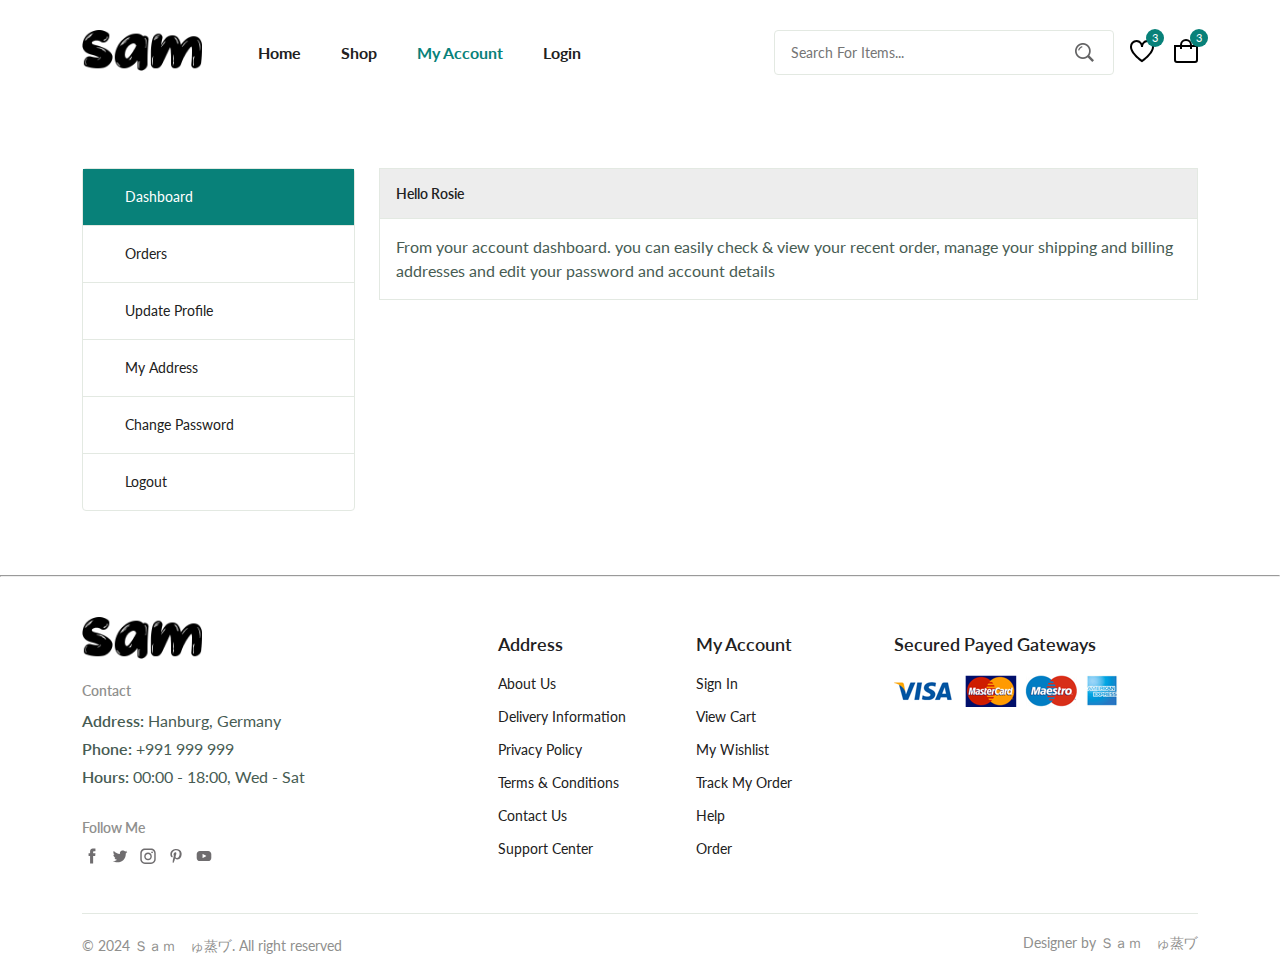
<file: accounts.html>
<!DOCTYPE html>
<html lang="en">
  <head>
    <meta charset="UTF-8" />
    <meta name="viewport" content="width=device-width, initial-scale=1.0" />

    <!--=============== FLATICON ===============-->
    <link
      rel="stylesheet"
      href="https://cdn-uicons.flaticon.com/2.0.0/uicons-regular-straight/css/uicons-regular-straight.css"
    />

    <!--=============== SWIPER CSS ===============-->
    <link
      rel="stylesheet"
      href="https://cdn.jsdelivr.net/npm/swiper@11/swiper-bundle.min.css"
    />

    <!--=============== CSS ===============-->
    <link rel="stylesheet" href="./assets/css/styles.css" />

    <title>Ecommerce Website</title>
  </head>
  <body>
    <!--=============== HEADER ===============-->
    <header class="header">
 

      <nav class="nav container">
        <a href="index.html" class="nav__logo">
          <img
            class="nav__logo-img"
            src="assets/img/cupid-love.regular.webp"
            alt="website logo"
          />
        </a>
        <div class="nav__menu" id="nav-menu">
          <ul class="nav__list">
            <li class="nav__item">
              <a href="index.html" class="nav__link">Home</a>
            </li>
            <li class="nav__item">
              <a href="shop.html" class="nav__link">Shop</a>
            </li>
            <li class="nav__item">
              <a href="accounts.html" class="nav__link active-link"
                >My Account</a
              >
            </li>
           
            <li class="nav__item">
              <a href="login-register.html" class="nav__link">Login</a>
            </li>
          </ul>
          <div class="header__search">
            <input
              type="text"
              placeholder="Search For Items..."
              class="form__input"
            />
            <button class="search__btn">
              <img src="assets/img/search.png" alt="search icon" />
            </button>
          </div>
        </div>
        <div class="header__user-actions">
          <a href="wishlist.html" class="header__action-btn" title="Wishlist">
            <img src="assets/img/icon-heart.svg" alt="" />
            <span class="count">3</span>
          </a>
          <a href="cart.html" class="header__action-btn" title="Cart">
            <img src="assets/img/icon-cart.svg" alt="" />
            <span class="count">3</span>
          </a>
        </div>
      </nav>
    </header>

    <!--=============== MAIN ===============-->
    <main class="main">
    
      <!--=============== ACCOUNTS ===============-->
      <section class="accounts section--lg">
        <div class="accounts__container container grid">
          <div class="account__tabs">
            <p class="account__tab active-tab" data-target="#dashboard">
              <i class="fi fi-rs-settings-sliders"></i> Dashboard
            </p>
            <p class="account__tab" data-target="#orders">
              <i class="fi fi-rs-shopping-bag"></i> Orders
            </p>
            <p class="account__tab" data-target="#update-profile">
              <i class="fi fi-rs-user"></i> Update Profile
            </p>
            <p class="account__tab" data-target="#address">
              <i class="fi fi-rs-marker"></i> My Address
            </p>
            <p class="account__tab" data-target="#change-password">
              <i class="fi fi-rs-settings-sliders"></i> Change Password
            </p>
            <p class="account__tab"><i class="fi fi-rs-exit"></i> Logout</p>
          </div>
          <div class="tabs__content">
            <div class="tab__content active-tab" content id="dashboard">
              <h3 class="tab__header">Hello Rosie</h3>
              <div class="tab__body">
                <p class="tab__description">
                  From your account dashboard. you can easily check & view your
                  recent order, manage your shipping and billing addresses and
                  edit your password and account details
                </p>
              </div>
            </div>
            <div class="tab__content" content id="orders">
              <h3 class="tab__header">Your Orders</h3>
              <div class="tab__body">
                <table class="placed__order-table">
                  <thead>
                    <tr>
                      <th>Orders</th>
                      <th>Date</th>
                      <th>Status</th>
                      <th>Totals</th>
                      <th>Actions</th>
                    </tr>
                  </thead>
                  <tbody>
                    <tr>
                      <td>#1357</td>
                      <td>March 19, 2022</td>
                      <td>Processing</td>
                      <td>$125.00</td>
                      <td><a href="#" class="view__order">View</a></td>
                    </tr>
                    <tr>
                      <td>#2468</td>
                      <td>June 29, 2022</td>
                      <td>Completed</td>
                      <td>$364.00</td>
                      <td><a href="#" class="view__order">View</a></td>
                    </tr>
                    <tr>
                      <td>#2366</td>
                      <td>August 02, 2022</td>
                      <td>Completed</td>
                      <td>$280.00</td>
                      <td><a href="#" class="view__order">View</a></td>
                    </tr>
                  </tbody>
                </table>
              </div>
            </div>
            <div class="tab__content" content id="update-profile">
              <h3 class="tab__header">Update Profile</h3>
              <div class="tab__body">
                <form class="form grid">
                  <input
                    type="text"
                    placeholder="Username"
                    class="form__input"
                  />
                  <div class="form__btn">
                    <button class="btn btn--md">Save</button>
                  </div>
                </form>
              </div>
            </div>
            <div class="tab__content" content id="address">
              <h3 class="tab__header">Shipping Address</h3>
              <div class="tab__body">
                <address class="address">
                  3522 Interstate <br />
                  75 Business Spur, <br />
                  Sault Ste. <br />
                  Marie, Mi 49783
                </address>
                <p class="city">New York</p>
                <a href="#" class="edit">Edit</a>
              </div>
            </div>
            <div class="tab__content" content id="change-password">
              <h3 class="tab__header">Change Password</h3>
              <div class="tab__body">
                <form class="form grid">
                  <input
                    type="password"
                    placeholder="Current Password"
                    class="form__input"
                  />
                  <input
                    type="password"
                    placeholder="New Password"
                    class="form__input"
                  />
                  <input
                    type="password"
                    placeholder="Confirm Password"
                    class="form__input"
                  />
                  <div class="form__btn">
                    <button class="btn btn--md">Save</button>
                  </div>
                </form>
              </div>
            </div>
          </div>
        </div>
      </section>

   <hr>

   <!--=============== FOOTER ===============-->
   <footer class="footer container">
    <div class="footer__container grid">
      <div class="footer__content">
        <a href="index.html" class="footer__logo">
          <img src="./assets/img/cupid-love.regular.webp" alt="" class="footer__logo-img" />
        </a>
        <h4 class="footer__subtitle">Contact</h4>
        <p class="footer__description">
          <span>Address:</span>  Hanburg, Germany
        </p>
        <p class="footer__description">
          <span>Phone:</span> +991 999 999
        </p>
        <p class="footer__description">
          <span>Hours:</span> 00:00 - 18:00, Wed - Sat
        </p>
        <div class="footer__social">
          <h4 class="footer__subtitle">Follow Me</h4>
          <div class="footer__links flex">
            <a href="#">
              <img
                src="./assets/img/icon-facebook.svg"
                alt=""
                class="footer__social-icon"
              />
            </a>
            <a href="#">
              <img
                src="./assets/img/icon-twitter.svg"
                alt=""
                class="footer__social-icon"
              />
            </a>
            <a href="#">
              <img
                src="./assets/img/icon-instagram.svg"
                alt=""
                class="footer__social-icon"
              />
            </a>
            <a href="#">
              <img
                src="./assets/img/icon-pinterest.svg"
                alt=""
                class="footer__social-icon"
              />
            </a>
            <a href="#">
              <img
                src="./assets/img/icon-youtube.svg"
                alt=""
                class="footer__social-icon"
              />
            </a>
          </div>
        </div>
      </div>
      <div class="footer__content">
        <h3 class="footer__title">Address</h3>
        <ul class="footer__links">
          <li><a href="#" class="footer__link">About Us</a></li>
          <li><a href="#" class="footer__link">Delivery Information</a></li>
          <li><a href="#" class="footer__link">Privacy Policy</a></li>
          <li><a href="#" class="footer__link">Terms & Conditions</a></li>
          <li><a href="#" class="footer__link">Contact Us</a></li>
          <li><a href="#" class="footer__link">Support Center</a></li>
        </ul>
      </div>
      <div class="footer__content">
        <h3 class="footer__title">My Account</h3>
        <ul class="footer__links">
          <li><a href="#" class="footer__link">Sign In</a></li>
          <li><a href="#" class="footer__link">View Cart</a></li>
          <li><a href="#" class="footer__link">My Wishlist</a></li>
          <li><a href="#" class="footer__link">Track My Order</a></li>
          <li><a href="#" class="footer__link">Help</a></li>
          <li><a href="#" class="footer__link">Order</a></li>
        </ul>
      </div>
      <div class="footer__content">
        <h3 class="footer__title">Secured Payed Gateways</h3>
        <img
          src="./assets/img/payment-method.png"
          alt=""
          class="payment__img"
        />
      </div>
    </div>
    <div class="footer__bottom">
      <p class="copyright">&copy; 2024 Ｓａｍ　ゅ蒸ヷ. All right reserved</p>
      <span class="designer">Designer by Ｓａｍ　ゅ蒸ヷ</span>
    </div>
  </footer>


    <!--=============== SWIPER JS ===============-->
    <script src="https://cdn.jsdelivr.net/npm/swiper@11/swiper-bundle.min.js"></script>

    <!--=============== MAIN JS ===============-->
    <script src="assets/js/main.js"></script>
  </body>
</html>
</file>
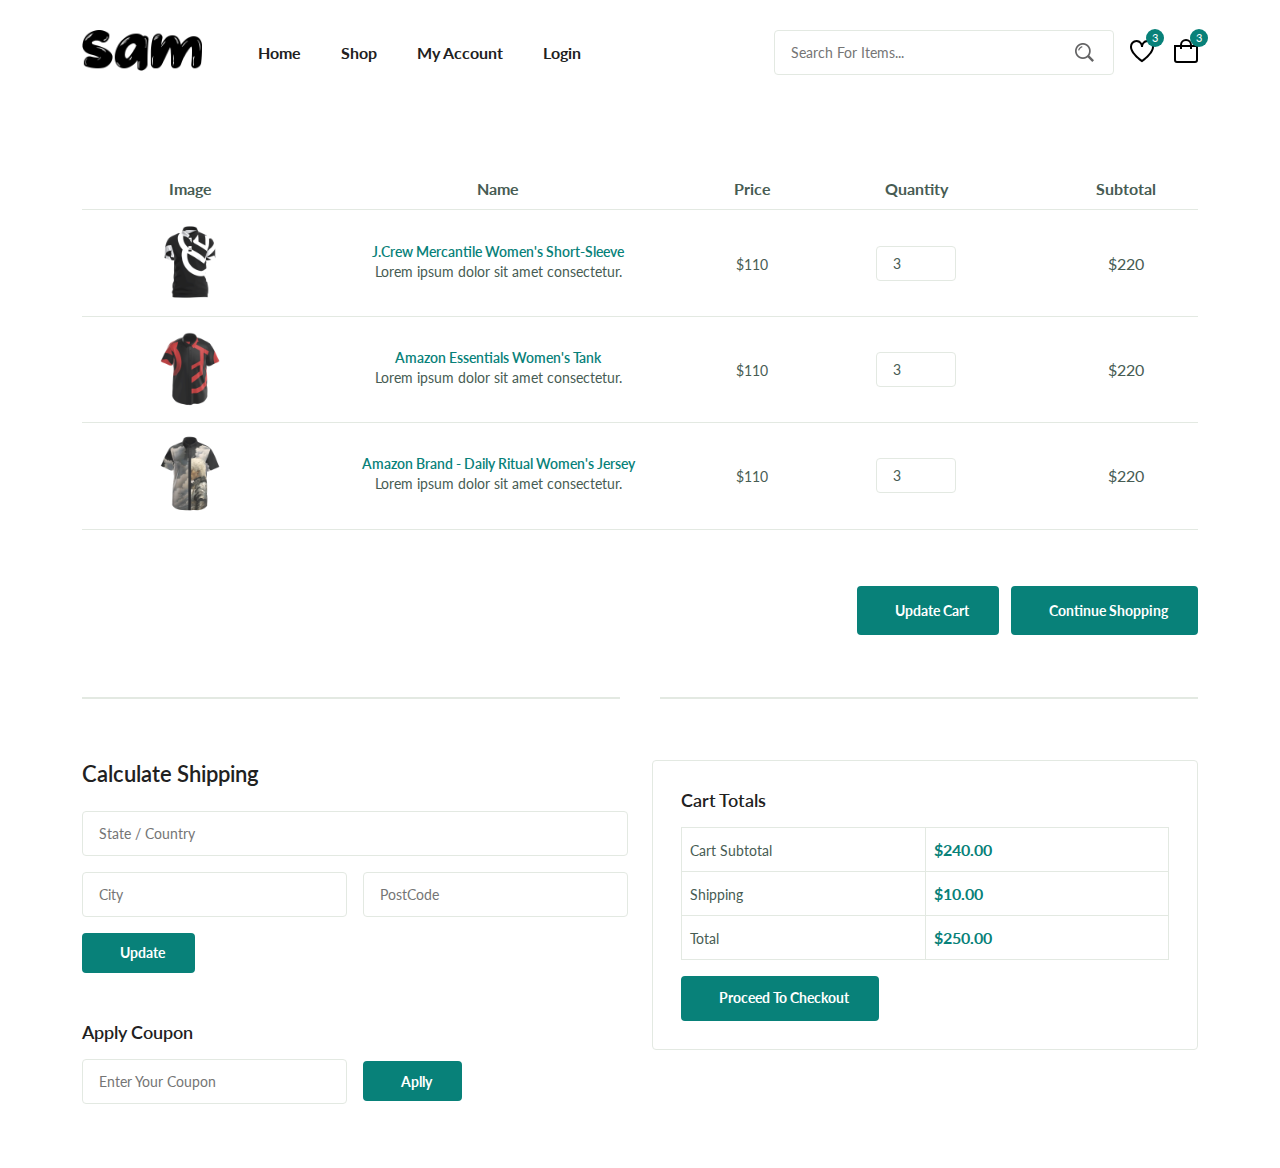
<file: cart.html>
<!DOCTYPE html>
<html lang="en">
  <head>
    <meta charset="UTF-8" />
    <meta name="viewport" content="width=device-width, initial-scale=1.0" />
    <!--=============== FLATICON ===============-->
    <link
      rel="stylesheet"
      href="https://cdn-uicons.flaticon.com/2.0.0/uicons-regular-straight/css/uicons-regular-straight.css"
    />
    <!--=============== SWIPER CSS ===============-->
    <link
      rel="stylesheet"
      href="https://cdn.jsdelivr.net/npm/swiper@11/swiper-bundle.min.css"
    />

    <!--=============== CSS ===============-->
    <link rel="stylesheet" href="./assets/css/styles.css" />

    <title>Ecommerce Website</title>
  </head>
  <body>
    <!--=============== HEADER ===============-->
    <header class="header">
 

      <nav class="nav container">
        <a href="index.html" class="nav__logo">
          <img
            class="nav__logo-img"
            src="assets/img/cupid-love.regular.webp"
            alt="website logo"
          />
        </a>
        <div class="nav__menu" id="nav-menu">
          <ul class="nav__list">
            <li class="nav__item">
              <a href="index.html" class="nav__link">Home</a>
            </li>
            <li class="nav__item">
              <a href="shop.html" class="nav__link">Shop</a>
            </li>
            <li class="nav__item">
              <a href="accounts.html" class="nav__link">My Account</a>
            </li>
           
            <li class="nav__item">
              <a href="login-register.html" class="nav__link">Login</a>
            </li>
          </ul>
          <div class="header__search">
            <input
              type="text"
              placeholder="Search For Items..."
              class="form__input"
            />
            <button class="search__btn">
              <img src="assets/img/search.png" alt="search icon" />
            </button>
          </div>
        </div>
        <div class="header__user-actions">
          <a href="wishlist.html" class="header__action-btn" title="Wishlist">
            <img src="assets/img/icon-heart.svg" alt="" />
            <span class="count">3</span>
          </a>
          <a href="cart.html" class="header__action-btn" title="Cart">
            <img src="assets/img/icon-cart.svg" alt="" />
            <span class="count">3</span>
          </a>
        </div>
      </nav>
    </header>

    <!--=============== MAIN ===============-->
    <main class="main">
     

      <!--=============== CART ===============-->
      <section class="cart section--lg container">
        <div class="table__container">
          <table class="table">
            <thead>
              <tr>
                <th>Image</th>
                <th>Name</th>
                <th>Price</th>
                <th>Quantity</th>
                <th>Subtotal</th>
                <th>Remove</th>
              </tr>
            </thead>
            <tbody>
              <tr>
                <td>
                  <img
                    src="./assets//img/Polo Shirt Short Sleeve 3D Mockup.png"
                    alt=""
                    class="table__img"
                  />
                </td>
                <td>
                  <h3 class="table__title">
                    J.Crew Mercantile Women's Short-Sleeve
                  </h3>
                  <p class="table__description">
                    Lorem ipsum dolor sit amet consectetur.
                  </p>
                </td>
                <td>
                  <span class="table__price">$110</span>
                </td>
                <td><input type="number" value="3" class="quantity" /></td>
                <td><span class="subtotal">$220</span></td>
                <td><i class="fi fi-rs-trash table__trash"></i></td>
              </tr>
              <tr>
                <td>
                  <img
                    src="./assets//img/1.png"
                    alt=""
                    class="table__img"
                  />
                </td>
                <td>
                  <h3 class="table__title">Amazon Essentials Women's Tank</h3>
                  <p class="table__description">
                    Lorem ipsum dolor sit amet consectetur.
                  </p>
                </td>
                <td>
                  <span class="table__price">$110</span>
                </td>
                <td><input type="number" value="3" class="quantity" /></td>
                <td><span class="subtotal">$220</span></td>
                <td><i class="fi fi-rs-trash table__trash"></i></td>
              </tr>
              <tr>
                <td>
                  <img
                    src="./assets//img/4444.png"
                    alt=""
                    class="table__img"
                  />
                </td>
                <td>
                  <h3 class="table__title">
                    Amazon Brand - Daily Ritual Women's Jersey
                  </h3>
                  <p class="table__description">
                    Lorem ipsum dolor sit amet consectetur.
                  </p>
                </td>
                <td>
                  <span class="table__price">$110</span>
                </td>
                <td><input type="number" value="3" class="quantity" /></td>
                <td><span class="subtotal">$220</span></td>
                <td><i class="fi fi-rs-trash table__trash"></i></td>
              </tr>
            </tbody>
          </table>
        </div>

        <div class="cart__actions">
          <a href="#" class="btn flex btn__md">
            <i class="fi-rs-shuffle"></i> Update Cart
          </a>
          <a href="#" class="btn flex btn__md">
            <i class="fi-rs-shopping-bag"></i> Continue Shopping
          </a>
        </div>

        <div class="divider">
          <i class="fi fi-rs-fingerprint"></i>
        </div>

        <div class="cart__group grid">
          <div>
            <div class="cart__shippinp">
              <h3 class="section__title">Calculate Shipping</h3>
              <form action="" class="form grid">
                <input
                  type="text"
                  class="form__input"
                  placeholder="State / Country"
                />
                <div class="form__group grid">
                  <input type="text" class="form__input" placeholder="City" />
                  <input
                    type="text"
                    class="form__input"
                    placeholder="PostCode"
                  />
                </div>
                <div class="form__btn">
                  <button class="btn flex btn--sm">
                    <i class="fi-rs-shuffle"></i> Update
                  </button>
                </div>
              </form>
            </div>
            <div class="cart__coupon">
              <h3 class="section__title">Apply Coupon</h3>
              <form action="" class="coupon__form form grid">
                <div class="form__group grid">
                  <input
                    type="text"
                    class="form__input"
                    placeholder="Enter Your Coupon"
                  />
                  <div class="form__btn">
                    <button class="btn flex btn--sm">
                      <i class="fi-rs-label"></i> Aplly
                    </button>
                  </div>
                </div>
              </form>
            </div>
          </div>

          <div class="cart__total">
            <h3 class="section__title">Cart Totals</h3>
            <table class="cart__total-table">
                <tr>
                  <td><span class="cart__total-title">Cart Subtotal</span></td>
                  <td><span class="cart__total-price">$240.00</span></td>
                </tr>
                <tr>
                  <td><span class="cart__total-title">Shipping</span></td>
                  <td><span class="cart__total-price">$10.00</span></td>
                </tr>
                <tr>
                  <td><span class="cart__total-title">Total</span></td>
                  <td><span class="cart__total-price">$250.00</span></td>
                </tr>
            </table>
            <a href="checkout.html" class="btn flex btn--md">
              <i class="fi fi-rs-box-alt"></i> Proceed To Checkout
            </a>
          </div>
        </div>
      </section>

     

    <!--=============== SWIPER JS ===============-->
    <script src="https://cdn.jsdelivr.net/npm/swiper@11/swiper-bundle.min.js"></script>

    <!--=============== MAIN JS ===============-->
    <script src="assets/js/main.js"></script>
  </body>
</html>
</file>
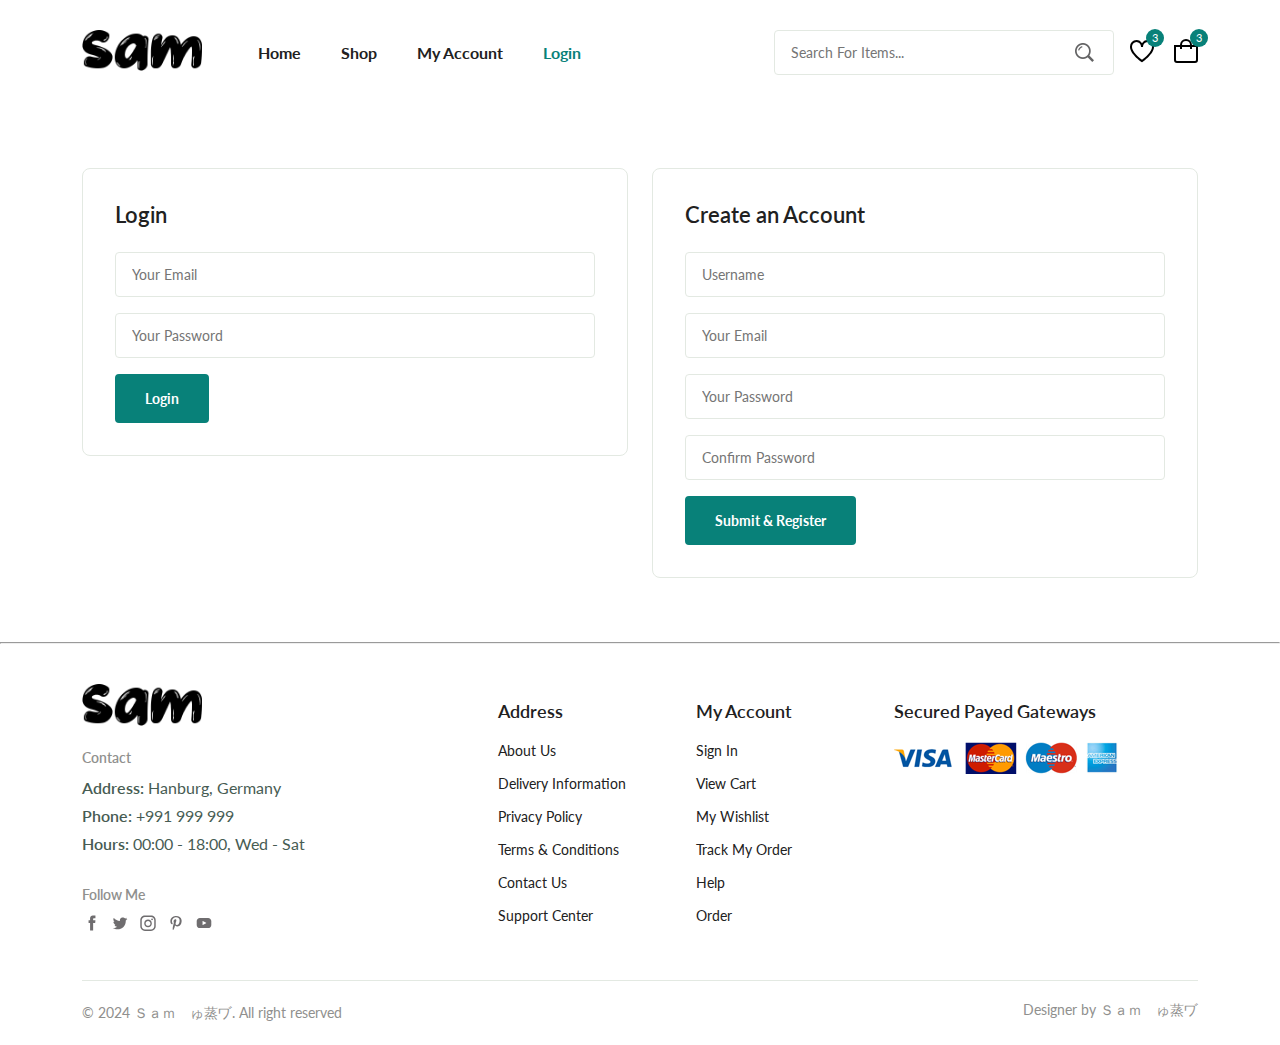
<file: login-register.html>
<!DOCTYPE html>
<html lang="en">
  <head>
    <meta charset="UTF-8" />
    <meta name="viewport" content="width=device-width, initial-scale=1.0" />

    <!--=============== FLATICON ===============-->
    <link
      rel="stylesheet"
      href="https://cdn-uicons.flaticon.com/2.0.0/uicons-regular-straight/css/uicons-regular-straight.css"
    />

    <!--=============== SWIPER CSS ===============-->
    <link
      rel="stylesheet"
      href="https://cdn.jsdelivr.net/npm/swiper@11/swiper-bundle.min.css"
    />

    <!--=============== CSS ===============-->
    <link rel="stylesheet" href="./assets/css/styles.css" />

    <title>Ecommerce Website</title>
  </head>
  <body>
    <!--=============== HEADER ===============-->
    <header class="header">
  

      <nav class="nav container">
        <a href="index.html" class="nav__logo">
          <img
            class="nav__logo-img"
            src="assets/img/cupid-love.regular.webp"
            alt="website logo"
          />
        </a>
        <div class="nav__menu" id="nav-menu">
          <ul class="nav__list">
            <li class="nav__item">
              <a href="index.html" class="nav__link">Home</a>
            </li>
            <li class="nav__item">
              <a href="shop.html" class="nav__link">Shop</a>
            </li>
            <li class="nav__item">
              <a href="accounts.html" class="nav__link">My Account</a>
            </li>
            
            <li class="nav__item">
              <a href="login-register.html" class="nav__link active-link"
                >Login</a
              >
            </li>
          </ul>
          <div class="header__search">
            <input
              type="text"
              placeholder="Search For Items..."
              class="form__input"
            />
            <button class="search__btn">
              <img src="assets/img/search.png" alt="search icon" />
            </button>
          </div>
        </div>
        <div class="header__user-actions">
          <a href="wishlist.html" class="header__action-btn" title="Wishlist">
            <img src="assets/img/icon-heart.svg" alt="" />
            <span class="count">3</span>
          </a>
          <a href="cart.html" class="header__action-btn" title="Cart">
            <img src="assets/img/icon-cart.svg" alt="" />
            <span class="count">3</span>
          </a>
        </div>
      </nav>
    </header>

    <!--=============== MAIN ===============-->
    <main class="main">
    

      <!--=============== LOGIN-REGISTER ===============-->
      <section class="login-register section--lg">
        <div class="login-register__container container grid">
          <div class="login">
            <h3 class="section__title">Login</h3>
            <form class="form grid">
              <input
                type="email"
                placeholder="Your Email"
                class="form__input"
              />
              <input
                type="password"
                placeholder="Your Password"
                class="form__input"
              />
              <div class="form__btn">
                <button class="btn">Login</button>
              </div>
            </form>
          </div>
          <div class="register">
            <h3 class="section__title">Create an Account</h3>
            <form class="form grid">
              <input
                type="text"
                placeholder="Username"
                class="form__input"
              />
              <input
                type="email"
                placeholder="Your Email"
                class="form__input"
              />
              <input
                type="password"
                placeholder="Your Password"
                class="form__input"
              />
              <input
                type="password"
                placeholder="Confirm Password"
                class="form__input"
              />
              <div class="form__btn">
                <button class="btn">Submit & Register</button>
              </div>
            </form>
          </div>
        </div>
      </section>

    <hr>

  <!--=============== FOOTER ===============-->
  <footer class="footer container">
    <div class="footer__container grid">
      <div class="footer__content">
        <a href="index.html" class="footer__logo">
          <img src="./assets/img/cupid-love.regular.webp" alt="" class="footer__logo-img" />
        </a>
        <h4 class="footer__subtitle">Contact</h4>
        <p class="footer__description">
          <span>Address:</span>  Hanburg, Germany
        </p>
        <p class="footer__description">
          <span>Phone:</span> +991 999 999
        </p>
        <p class="footer__description">
          <span>Hours:</span> 00:00 - 18:00, Wed - Sat
        </p>
        <div class="footer__social">
          <h4 class="footer__subtitle">Follow Me</h4>
          <div class="footer__links flex">
            <a href="#">
              <img
                src="./assets/img/icon-facebook.svg"
                alt=""
                class="footer__social-icon"
              />
            </a>
            <a href="#">
              <img
                src="./assets/img/icon-twitter.svg"
                alt=""
                class="footer__social-icon"
              />
            </a>
            <a href="#">
              <img
                src="./assets/img/icon-instagram.svg"
                alt=""
                class="footer__social-icon"
              />
            </a>
            <a href="#">
              <img
                src="./assets/img/icon-pinterest.svg"
                alt=""
                class="footer__social-icon"
              />
            </a>
            <a href="#">
              <img
                src="./assets/img/icon-youtube.svg"
                alt=""
                class="footer__social-icon"
              />
            </a>
          </div>
        </div>
      </div>
      <div class="footer__content">
        <h3 class="footer__title">Address</h3>
        <ul class="footer__links">
          <li><a href="#" class="footer__link">About Us</a></li>
          <li><a href="#" class="footer__link">Delivery Information</a></li>
          <li><a href="#" class="footer__link">Privacy Policy</a></li>
          <li><a href="#" class="footer__link">Terms & Conditions</a></li>
          <li><a href="#" class="footer__link">Contact Us</a></li>
          <li><a href="#" class="footer__link">Support Center</a></li>
        </ul>
      </div>
      <div class="footer__content">
        <h3 class="footer__title">My Account</h3>
        <ul class="footer__links">
          <li><a href="#" class="footer__link">Sign In</a></li>
          <li><a href="#" class="footer__link">View Cart</a></li>
          <li><a href="#" class="footer__link">My Wishlist</a></li>
          <li><a href="#" class="footer__link">Track My Order</a></li>
          <li><a href="#" class="footer__link">Help</a></li>
          <li><a href="#" class="footer__link">Order</a></li>
        </ul>
      </div>
      <div class="footer__content">
        <h3 class="footer__title">Secured Payed Gateways</h3>
        <img
          src="./assets/img/payment-method.png"
          alt=""
          class="payment__img"
        />
      </div>
    </div>
    <div class="footer__bottom">
      <p class="copyright">&copy; 2024 Ｓａｍ　ゅ蒸ヷ. All right reserved</p>
      <span class="designer">Designer by Ｓａｍ　ゅ蒸ヷ</span>
    </div>
  </footer>


    <!--=============== SWIPER JS ===============-->
    <script src="https://cdn.jsdelivr.net/npm/swiper@11/swiper-bundle.min.js"></script>

    <!--=============== MAIN JS ===============-->
    <script src="assets/js/main.js"></script>
  </body>
</html>
</file>
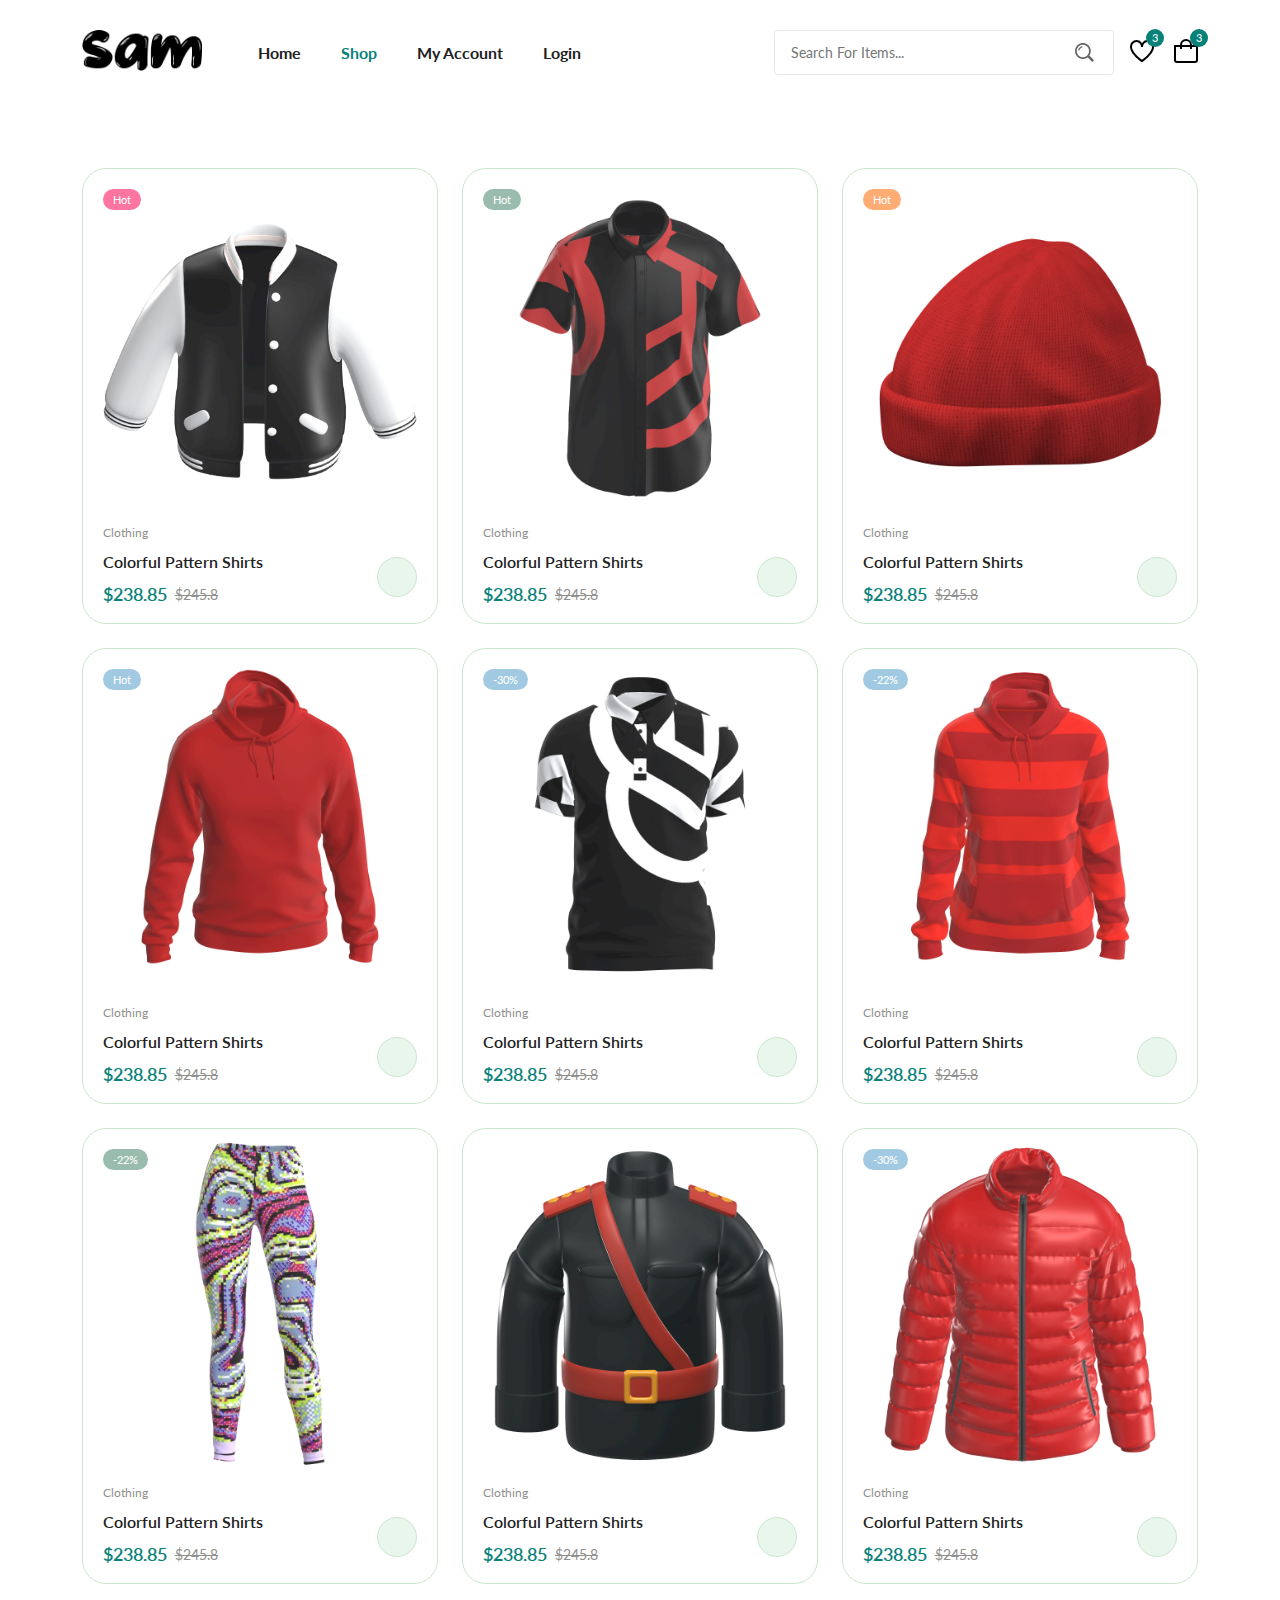
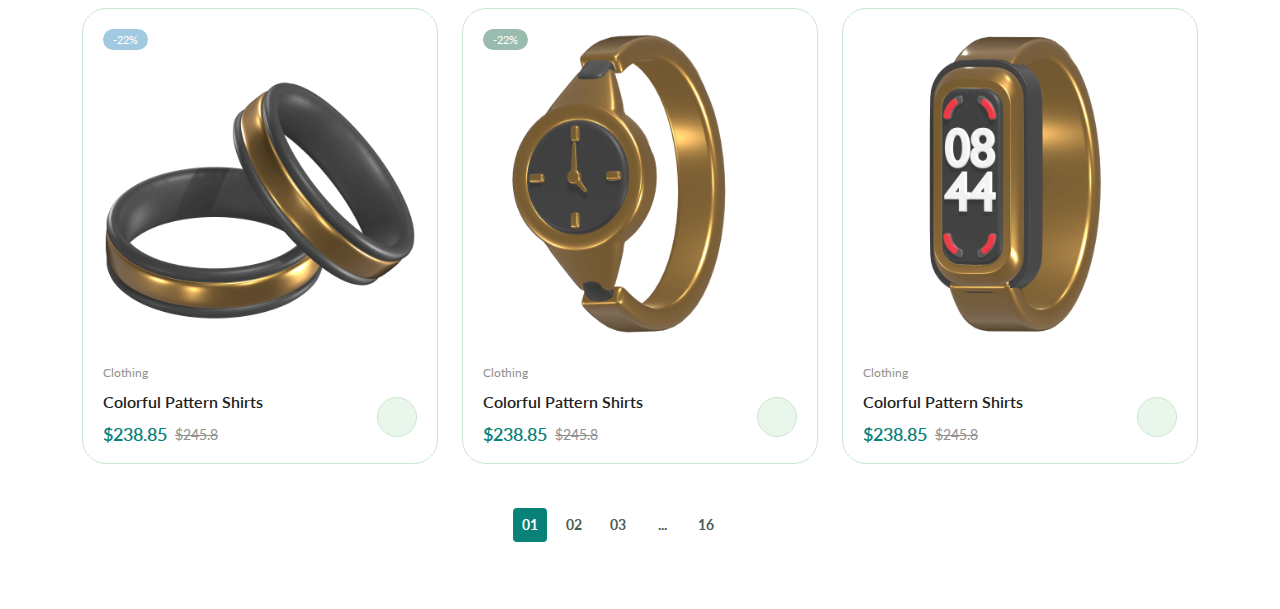
<file: shop.html>
<!DOCTYPE html>
<html lang="en">
  <head>
    <meta charset="UTF-8" />
    <meta name="viewport" content="width=device-width, initial-scale=1.0" />

    <!--=============== FLATICON ===============-->
    <link
      rel="stylesheet"
      href="https://cdn-uicons.flaticon.com/2.0.0/uicons-regular-straight/css/uicons-regular-straight.css"
    />

    <!--=============== SWIPER CSS ===============-->
    <link
      rel="stylesheet"
      href="https://cdn.jsdelivr.net/npm/swiper@11/swiper-bundle.min.css"
    />

    <!--=============== CSS ===============-->
    <link rel="stylesheet" href="./assets/css/styles.css" />

    <title>Ecommerce Website</title>
  </head>
  <body>
    <!--=============== HEADER ===============-->
    <header class="header">
 

      <nav class="nav container">
        <a href="index.html" class="nav__logo">
          <img
            class="nav__logo-img"
            src="assets/img/cupid-love.regular.webp"
            alt="website logo"
          />
        </a>
        <div class="nav__menu" id="nav-menu">
          <ul class="nav__list">
            <li class="nav__item">
              <a href="index.html" class="nav__link">Home</a>
            </li>
            <li class="nav__item">
              <a href="shop.html" class="nav__link active-link">Shop</a>
            </li>
            <li class="nav__item">
              <a href="accounts.html" class="nav__link">My Account</a>
            </li>
           
            <li class="nav__item">
              <a href="login-register.html" class="nav__link">Login</a>
            </li>
          </ul>
          <div class="header__search">
            <input
              type="text"
              placeholder="Search For Items..."
              class="form__input"
            />
            <button class="search__btn">
              <img src="assets/img/search.png" alt="search icon" />
            </button>
          </div>
        </div>
        <div class="header__user-actions">
          <a href="wishlist.html" class="header__action-btn" title="Wishlist">
            <img src="assets/img/icon-heart.svg" alt="" />
            <span class="count">3</span>
          </a>
          <a href="cart.html" class="header__action-btn" title="Cart">
            <img src="assets/img/icon-cart.svg" alt="" />
            <span class="count">3</span>
          </a>
        </div>
      </nav>
    </header>

    <!--=============== MAIN ===============-->
    <main class="main">
     

      <!--=============== PRODUCTS ===============-->
      <section class="products container section--lg">
        <div class="products__container grid">
          <div class="product__item">
            <div class="product__banner">
              <a href="details.html" class="product__images">
                <img
                  src="assets/img/Varsity_Jacket-removebg-preview.png"
                  alt=""
                  class="product__img default"
                />
                <img
                  src="assets/img/Varsity_Jacket-removebg-preview.png"
                  alt=""
                  class="product__img hover"
                />
              </a>
              <div class="product__actions">
                <a href="#" class="action__btn" aria-label="">
                  <i class="fi fi-rs-eye"></i>
                </a>
                <a
                  href="#"
                  class="action__btn"
                  aria-label=""
                >
                  <i class="fi fi-rs-heart"></i>
                </a>
                <a href="#" class="action__btn" aria-label="">
                  <i class="fi fi-rs-shuffle"></i>
                </a>
              </div>
              <div class="product__badge light-pink">Hot</div>
            </div>
            <div class="product__content">
              <span class="product__category">Clothing</span>
              <a href="details.html">
                <h3 class="product__title">Colorful Pattern Shirts</h3>
              </a>
              <div class="product__rating">
                <i class="fi fi-rs-star"></i>
                <i class="fi fi-rs-star"></i>
                <i class="fi fi-rs-star"></i>
                <i class="fi fi-rs-star"></i>
                <i class="fi fi-rs-star"></i>
              </div>
              <div class="product__price flex">
                <span class="new__price">$238.85</span>
                <span class="old__price">$245.8</span>
              </div>
              <a
                href="#"
                class="action__btn cart__btn"
                aria-label=""
              >
                <i class="fi fi-rs-shopping-bag-add"></i>
              </a>
            </div>
          </div>
          <div class="product__item">
            <div class="product__banner">
              <a href="details.html" class="product__images">
                <img
                  src="assets/img/1.png"
                  alt=""
                  class="product__img default"
                />
                <img
                  src="assets/img/1.png"
                  alt=""
                  class="product__img hover"
                />
              </a>
              <div class="product__actions">
                <a href="#" class="action__btn" aria-label="">
                  <i class="fi fi-rs-eye"></i>
                </a>
                <a
                  href="#"
                  class="action__btn"
                  aria-label=""
                >
                  <i class="fi fi-rs-heart"></i>
                </a>
                <a href="#" class="action__btn" aria-label="">
                  <i class="fi fi-rs-shuffle"></i>
                </a>
              </div>
              <div class="product__badge light-green">Hot</div>
            </div>
            <div class="product__content">
              <span class="product__category">Clothing</span>
              <a href="details.html">
                <h3 class="product__title">Colorful Pattern Shirts</h3>
              </a>
              <div class="product__rating">
                <i class="fi fi-rs-star"></i>
                <i class="fi fi-rs-star"></i>
                <i class="fi fi-rs-star"></i>
                <i class="fi fi-rs-star"></i>
                <i class="fi fi-rs-star"></i>
              </div>
              <div class="product__price flex">
                <span class="new__price">$238.85</span>
                <span class="old__price">$245.8</span>
              </div>
              <a
                href="#"
                class="action__btn cart__btn"
                aria-label=""
              >
                <i class="fi fi-rs-shopping-bag-add"></i>
              </a>
            </div>
          </div>
          <div class="product__item">
            <div class="product__banner">
              <a href="details.html" class="product__images">
                <img
                  src="assets/img/Beanie Hat 3D Model.png"
                  alt=""
                  class="product__img default"
                />
                <img
                  src="assets/img/Beanie Hat 3D Model.png"
                  alt=""
                  class="product__img hover"
                />
              </a>
              <div class="product__actions">
                <a href="#" class="action__btn" aria-label="">
                  <i class="fi fi-rs-eye"></i>
                </a>
                <a
                  href="#"
                  class="action__btn"
                  aria-label=""
                >
                  <i class="fi fi-rs-heart"></i>
                </a>
                <a href="#" class="action__btn" aria-label="">
                  <i class="fi fi-rs-shuffle"></i>
                </a>
              </div>
              <div class="product__badge light-orange">Hot</div>
            </div>
            <div class="product__content">
              <span class="product__category">Clothing</span>
              <a href="details.html">
                <h3 class="product__title">Colorful Pattern Shirts</h3>
              </a>
              <div class="product__rating">
                <i class="fi fi-rs-star"></i>
                <i class="fi fi-rs-star"></i>
                <i class="fi fi-rs-star"></i>
                <i class="fi fi-rs-star"></i>
                <i class="fi fi-rs-star"></i>
              </div>
              <div class="product__price flex">
                <span class="new__price">$238.85</span>
                <span class="old__price">$245.8</span>
              </div>
              <a
                href="#"
                class="action__btn cart__btn"
                aria-label=""
              >
                <i class="fi fi-rs-shopping-bag-add"></i>
              </a>
            </div>
          </div>
          <div class="product__item">
            <div class="product__banner">
              <a href="details.html" class="product__images">
                <img
                  src="assets/img/Hoodie Men 3D Mockup.png"
                  alt=""
                  class="product__img default"
                />
                <img
                  src="assets/img/Hoodie Men 3D Mockup.png"
                  alt=""
                  class="product__img hover"
                />
              </a>
              <div class="product__actions">
                <a href="#" class="action__btn" aria-label="">
                  <i class="fi fi-rs-eye"></i>
                </a>
                <a
                  href="#"
                  class="action__btn"
                  aria-label=""
                >
                  <i class="fi fi-rs-heart"></i>
                </a>
                <a href="#" class="action__btn" aria-label="">
                  <i class="fi fi-rs-shuffle"></i>
                </a>
              </div>
              <div class="product__badge light-blue">Hot</div>
            </div>
            <div class="product__content">
              <span class="product__category">Clothing</span>
              <a href="details.html">
                <h3 class="product__title">Colorful Pattern Shirts</h3>
              </a>
              <div class="product__rating">
                <i class="fi fi-rs-star"></i>
                <i class="fi fi-rs-star"></i>
                <i class="fi fi-rs-star"></i>
                <i class="fi fi-rs-star"></i>
                <i class="fi fi-rs-star"></i>
              </div>
              <div class="product__price flex">
                <span class="new__price">$238.85</span>
                <span class="old__price">$245.8</span>
              </div>
              <a
                href="#"
                class="action__btn cart__btn"
                aria-label=""
              >
                <i class="fi fi-rs-shopping-bag-add"></i>
              </a>
            </div>
          </div>
          <div class="product__item">
            <div class="product__banner">
              <a href="details.html" class="product__images">
                <img
                  src="assets/img/Polo Shirt Short Sleeve 3D Mockup.png"
                  alt=""
                  class="product__img default"
                />
                <img
                  src="assets/img/Polo Shirt Short Sleeve 3D Mockup.png"
                  alt=""
                  class="product__img hover"
                />
              </a>
              <div class="product__actions">
                <a href="#" class="action__btn" aria-label="">
                  <i class="fi fi-rs-eye"></i>
                </a>
                <a
                  href="#"
                  class="action__btn"
                  aria-label=""
                >
                  <i class="fi fi-rs-heart"></i>
                </a>
                <a href="#" class="action__btn" aria-label="">
                  <i class="fi fi-rs-shuffle"></i>
                </a>
              </div>
              <div class="product__badge light-blue">-30%</div>
            </div>
            <div class="product__content">
              <span class="product__category">Clothing</span>
              <a href="details.html">
                <h3 class="product__title">Colorful Pattern Shirts</h3>
              </a>
              <div class="product__rating">
                <i class="fi fi-rs-star"></i>
                <i class="fi fi-rs-star"></i>
                <i class="fi fi-rs-star"></i>
                <i class="fi fi-rs-star"></i>
                <i class="fi fi-rs-star"></i>
              </div>
              <div class="product__price flex">
                <span class="new__price">$238.85</span>
                <span class="old__price">$245.8</span>
              </div>
              <a
                href="#"
                class="action__btn cart__btn"
                aria-label=""
              >
                <i class="fi fi-rs-shopping-bag-add"></i>
              </a>
            </div>
          </div>
          <div class="product__item">
            <div class="product__banner">
              <a href="details.html" class="product__images">
                <img
                  src="assets/img/we1.png"
                  alt=""
                  class="product__img default"
                />
                <img
                  src="assets/img/we1.png"
                  alt=""
                  class="product__img hover"
                />
              </a>
              <div class="product__actions">
                <a href="#" class="action__btn" aria-label="">
                  <i class="fi fi-rs-eye"></i>
                </a>
                <a
                  href="#"
                  class="action__btn"
                  aria-label=""
                >
                  <i class="fi fi-rs-heart"></i>
                </a>
                <a href="#" class="action__btn" aria-label="">
                  <i class="fi fi-rs-shuffle"></i>
                </a>
              </div>
              <div class="product__badge light-blue">-22%</div>
            </div>
            <div class="product__content">
              <span class="product__category">Clothing</span>
              <a href="details.html">
                <h3 class="product__title">Colorful Pattern Shirts</h3>
              </a>
              <div class="product__rating">
                <i class="fi fi-rs-star"></i>
                <i class="fi fi-rs-star"></i>
                <i class="fi fi-rs-star"></i>
                <i class="fi fi-rs-star"></i>
                <i class="fi fi-rs-star"></i>
              </div>
              <div class="product__price flex">
                <span class="new__price">$238.85</span>
                <span class="old__price">$245.8</span>
              </div>
              <a
                href="#"
                class="action__btn cart__btn"
                aria-label=""
              >
                <i class="fi fi-rs-shopping-bag-add"></i>
              </a>
            </div>
          </div>
          <div class="product__item">
            <div class="product__banner">
              <a href="details.html" class="product__images">
                <img
                  src="assets/img/we2.png"
                  alt=""
                  class="product__img default"
                />
                <img
                  src="assets/img/we2.png"
                  alt=""
                  class="product__img hover"
                />
              </a>
              <div class="product__actions">
                <a href="#" class="action__btn" aria-label="">
                  <i class="fi fi-rs-eye"></i>
                </a>
                <a
                  href="#"
                  class="action__btn"
                  aria-label=""
                >
                  <i class="fi fi-rs-heart"></i>
                </a>
                <a href="#" class="action__btn" aria-label="">
                  <i class="fi fi-rs-shuffle"></i>
                </a>
              </div>
              <div class="product__badge light-green">-22%</div>
            </div>
            <div class="product__content">
              <span class="product__category">Clothing</span>
              <a href="details.html">
                <h3 class="product__title">Colorful Pattern Shirts</h3>
              </a>
              <div class="product__rating">
                <i class="fi fi-rs-star"></i>
                <i class="fi fi-rs-star"></i>
                <i class="fi fi-rs-star"></i>
                <i class="fi fi-rs-star"></i>
                <i class="fi fi-rs-star"></i>
              </div>
              <div class="product__price flex">
                <span class="new__price">$238.85</span>
                <span class="old__price">$245.8</span>
              </div>
              <a
                href="#"
                class="action__btn cart__btn"
                aria-label=""
              >
                <i class="fi fi-rs-shopping-bag-add"></i>
              </a>
            </div>
          </div>
          <div class="product__item">
            <div class="product__banner">
              <a href="details.html" class="product__images">
                <img
                  src="assets/img/3D Tunic Uniform Icon.png"
                  alt=""
                  class="product__img default"
                />
                <img
                  src="assets/img/3D Tunic Uniform Icon.png"
                  alt=""
                  class="product__img hover"
                />
              </a>
              <div class="product__actions">
                <a href="#" class="action__btn" aria-label="">
                  <i class="fi fi-rs-eye"></i>
                </a>
                <a
                  href="#"
                  class="action__btn"
                  aria-label=""
                >
                  <i class="fi fi-rs-heart"></i>
                </a>
                <a href="#" class="action__btn" aria-label="">
                  <i class="fi fi-rs-shuffle"></i>
                </a>
              </div>
            </div>
            <div class="product__content">
              <span class="product__category">Clothing</span>
              <a href="details.html">
                <h3 class="product__title">Colorful Pattern Shirts</h3>
              </a>
              <div class="product__rating">
                <i class="fi fi-rs-star"></i>
                <i class="fi fi-rs-star"></i>
                <i class="fi fi-rs-star"></i>
                <i class="fi fi-rs-star"></i>
                <i class="fi fi-rs-star"></i>
              </div>
              <div class="product__price flex">
                <span class="new__price">$238.85</span>
                <span class="old__price">$245.8</span>
              </div>
              <a
                href="#"
                class="action__btn cart__btn"
                aria-label=""
              >
                <i class="fi fi-rs-shopping-bag-add"></i>
              </a>
            </div>
          </div>
          <div class="product__item">
            <div class="product__banner">
              <a href="details.html" class="product__images">
                <img
                  src="assets/img/Quilted Jacket Men 3D Mockup.png"
                  alt=""
                  class="product__img default"
                />
                <img
                  src="assets/img/Quilted Jacket Men 3D Mockup.png"
                  alt=""
                  class="product__img hover"
                />
              </a>
              <div class="product__actions">
                <a href="#" class="action__btn" aria-label="">
                  <i class="fi fi-rs-eye"></i>
                </a>
                <a
                  href="#"
                  class="action__btn"
                  aria-label=""
                >
                  <i class="fi fi-rs-heart"></i>
                </a>
                <a href="#" class="action__btn" aria-label="">
                  <i class="fi fi-rs-shuffle"></i>
                </a>
              </div>
              <div class="product__badge light-blue">-30%</div>
            </div>
            <div class="product__content">
              <span class="product__category">Clothing</span>
              <a href="details.html">
                <h3 class="product__title">Colorful Pattern Shirts</h3>
              </a>
              <div class="product__rating">
                <i class="fi fi-rs-star"></i>
                <i class="fi fi-rs-star"></i>
                <i class="fi fi-rs-star"></i>
                <i class="fi fi-rs-star"></i>
                <i class="fi fi-rs-star"></i>
              </div>
              <div class="product__price flex">
                <span class="new__price">$238.85</span>
                <span class="old__price">$245.8</span>
              </div>
              <a
                href="#"
                class="action__btn cart__btn"
                aria-label=""
              >
                <i class="fi fi-rs-shopping-bag-add"></i>
              </a>
            </div>
          </div>
          <div class="product__item">
            <div class="product__banner">
              <a href="details.html" class="product__images">
                <img
                  src="assets/img/aa.png"
                  alt=""
                  class="product__img default"
                />
                <img
                  src="assets/img/aa.png"
                  alt=""
                  class="product__img hover"
                />
              </a>
              <div class="product__actions">
                <a href="#" class="action__btn" aria-label="">
                  <i class="fi fi-rs-eye"></i>
                </a>
                <a
                  href="#"
                  class="action__btn"
                  aria-label=""
                >
                  <i class="fi fi-rs-heart"></i>
                </a>
                <a href="#" class="action__btn" aria-label="">
                  <i class="fi fi-rs-shuffle"></i>
                </a>
              </div>
              <div class="product__badge light-blue">-22%</div>
            </div>
            <div class="product__content">
              <span class="product__category">Clothing</span>
              <a href="details.html">
                <h3 class="product__title">Colorful Pattern Shirts</h3>
              </a>
              <div class="product__rating">
                <i class="fi fi-rs-star"></i>
                <i class="fi fi-rs-star"></i>
                <i class="fi fi-rs-star"></i>
                <i class="fi fi-rs-star"></i>
                <i class="fi fi-rs-star"></i>
              </div>
              <div class="product__price flex">
                <span class="new__price">$238.85</span>
                <span class="old__price">$245.8</span>
              </div>
              <a
                href="#"
                class="action__btn cart__btn"
                aria-label=""
              >
                <i class="fi fi-rs-shopping-bag-add"></i>
              </a>
            </div>
          </div>
          <div class="product__item">
            <div class="product__banner">
              <a href="details.html" class="product__images">
                <img
                  src="assets/img/bb.png"
                  alt=""
                  class="product__img default"
                />
                <img
                  src="assets/img/bb.png"
                  alt=""
                  class="product__img hover"
                />
              </a>
              <div class="product__actions">
                <a href="#" class="action__btn" aria-label="">
                  <i class="fi fi-rs-eye"></i>
                </a>
                <a
                  href="#"
                  class="action__btn"
                  aria-label=""
                >
                  <i class="fi fi-rs-heart"></i>
                </a>
                <a href="#" class="action__btn" aria-label="">
                  <i class="fi fi-rs-shuffle"></i>
                </a>
              </div>
              <div class="product__badge light-green">-22%</div>
            </div>
            <div class="product__content">
              <span class="product__category">Clothing</span>
              <a href="details.html">
                <h3 class="product__title">Colorful Pattern Shirts</h3>
              </a>
              <div class="product__rating">
                <i class="fi fi-rs-star"></i>
                <i class="fi fi-rs-star"></i>
                <i class="fi fi-rs-star"></i>
                <i class="fi fi-rs-star"></i>
                <i class="fi fi-rs-star"></i>
              </div>
              <div class="product__price flex">
                <span class="new__price">$238.85</span>
                <span class="old__price">$245.8</span>
              </div>
              <a
                href="#"
                class="action__btn cart__btn"
                aria-label=""
              >
                <i class="fi fi-rs-shopping-bag-add"></i>
              </a>
            </div>
          </div>
          <div class="product__item">
            <div class="product__banner">
              <a href="details.html" class="product__images">
                <img
                  src="assets/img/cc.png"
                  alt=""
                  class="product__img default"
                />
                <img
                  src="assets/img/cc.png"
                  alt=""
                  class="product__img hover"
                />
              </a>
              <div class="product__actions">
                <a href="#" class="action__btn" aria-label="">
                  <i class="fi fi-rs-eye"></i>
                </a>
                <a
                  href="#"
                  class="action__btn"
                  aria-label=""
                >
                  <i class="fi fi-rs-heart"></i>
                </a>
                <a href="#" class="action__btn" aria-label="">
                  <i class="fi fi-rs-shuffle"></i>
                </a>
              </div>
            </div>
            <div class="product__content">
              <span class="product__category">Clothing</span>
              <a href="details.html">
                <h3 class="product__title">Colorful Pattern Shirts</h3>
              </a>
              <div class="product__rating">
                <i class="fi fi-rs-star"></i>
                <i class="fi fi-rs-star"></i>
                <i class="fi fi-rs-star"></i>
                <i class="fi fi-rs-star"></i>
                <i class="fi fi-rs-star"></i>
              </div>
              <div class="product__price flex">
                <span class="new__price">$238.85</span>
                <span class="old__price">$245.8</span>
              </div>
              <a
                href="#"
                class="action__btn cart__btn"
                aria-label=""
              >
                <i class="fi fi-rs-shopping-bag-add"></i>
              </a>
            </div>
          </div>
        </div>
        <ul class="pagination">
          <li><a href="#" class="pagination__link active">01</a></li>
          <li><a href="#" class="pagination__link">02</a></li>
          <li><a href="#" class="pagination__link">03</a></li>
          <li><a href="#" class="pagination__link">...</a></li>
          <li><a href="#" class="pagination__link">16</a></li>
          <li><a href="#" class="pagination__link icon">
            <i class="fi-rs-angle-double-small-right"></i>
          </a></li>
        </ul>
      </section>


    <!--=============== SWIPER JS ===============-->
    <script src="https://cdn.jsdelivr.net/npm/swiper@11/swiper-bundle.min.js"></script>

    <!--=============== MAIN JS ===============-->
    <script src="assets/js/main.js"></script>
  </body>
</html>
</file>
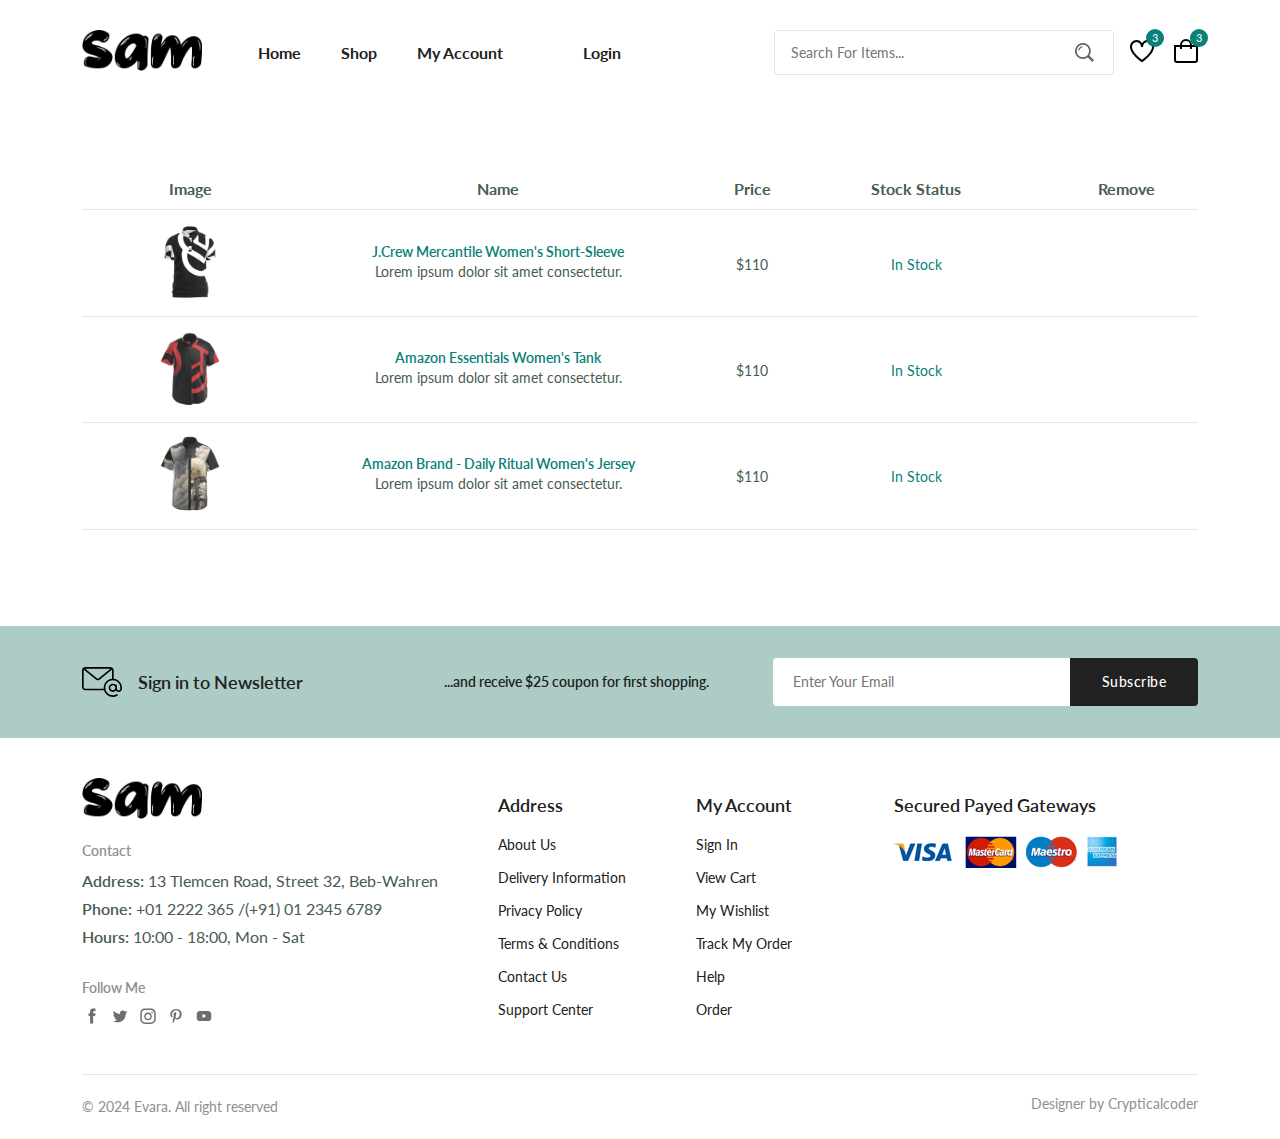
<file: wishlist.html>
<!DOCTYPE html>
<html lang="en">
  <head>
    <meta charset="UTF-8" />
    <meta name="viewport" content="width=device-width, initial-scale=1.0" />

    <!--=============== FLATICON ===============-->
    <link
      rel="stylesheet"
      href="https://cdn-uicons.flaticon.com/2.0.0/uicons-regular-straight/css/uicons-regular-straight.css"
    />

    <!--=============== SWIPER CSS ===============-->
    <link
      rel="stylesheet"
      href="https://cdn.jsdelivr.net/npm/swiper@11/swiper-bundle.min.css"
    />

    <!--=============== CSS ===============-->
    <link rel="stylesheet" href="./assets/css/styles.css" />

    <title>Ecommerce Website</title>
  </head>
  <body>
    <!--=============== HEADER ===============-->
    <header class="header">
   

      <nav class="nav container">
        <a href="index.html" class="nav__logo">
          <img
            class="nav__logo-img"
            src="assets/img/cupid-love.regular.webp"
            alt="website logo"
          />
        </a>
        <div class="nav__menu" id="nav-menu">
          <ul class="nav__list">
            <li class="nav__item">
              <a href="index.html" class="nav__link">Home</a>
            </li>
            <li class="nav__item">
              <a href="shop.html" class="nav__link">Shop</a>
            </li>
            <li class="nav__item">
              <a href="accounts.html" class="nav__link">My Account</a>
            </li>
            <li class="nav__item">
              <a href=".html" class="nav__link"></a>
            </li>
            <li class="nav__item">
              <a href="login-register.html" class="nav__link">Login</a>
            </li>
          </ul>
          <div class="header__search">
            <input
              type="text"
              placeholder="Search For Items..."
              class="form__input"
            />
            <button class="search__btn">
              <img src="assets/img/search.png" alt="search icon" />
            </button>
          </div>
        </div>
        <div class="header__user-actions">
          <a href="wishlist.html" class="header__action-btn" title="Wishlist">
            <img src="assets/img/icon-heart.svg" alt="" />
            <span class="count">3</span>
          </a>
          <a href="cart.html" class="header__action-btn" title="Cart">
            <img src="assets/img/icon-cart.svg" alt="" />
            <span class="count">3</span>
          </a>
        </div>
      </nav>
    </header>

    <!--=============== MAIN ===============-->
    <main class="main">
      

      <!--=============== WISHLIST ===============-->
      <section class="wishlist section--lg container">
        <div class="table__container">
          <table class="table">
            <thead>
              <tr>
                <th>Image</th>
                <th>Name</th>
                <th>Price</th>
                <th>Stock Status</th>
                
                <th>Remove</th>
              </tr>
            </thead>
            <tbody>
              <tr>
                <td>
                  <img
                    src="./assets//img/Polo Shirt Short Sleeve 3D Mockup.png"
                    alt=""
                    class="table__img"
                  />
                </td>
                <td>
                  <h3 class="table__title">
                    J.Crew Mercantile Women's Short-Sleeve
                  </h3>
                  <p class="table__description">
                    Lorem ipsum dolor sit amet consectetur.
                  </p>
                </td>
                <td>
                  <span class="table__price">$110</span>
                </td>
                <td><span class="table__stock">In Stock</span></td>
                
                <td><i class="fi fi-rs-trash table__trash"></i></td>
              </tr>
              <tr>
                <td>
                  <img
                    src="./assets//img/1.png"
                    alt=""
                    class="table__img"
                  />
                </td>
                <td>
                  <h3 class="table__title">Amazon Essentials Women's Tank</h3>
                  <p class="table__description">
                    Lorem ipsum dolor sit amet consectetur.
                  </p>
                </td>
                <td>
                  <span class="table__price">$110</span>
                </td>
                <td><span class="table__stock">In Stock</span></td>
               
                <td><i class="fi fi-rs-trash table__trash"></i></td>
              </tr>
              <tr>
                <td>
                  <img
                    src="./assets//img/4444.png"
                    alt=""
                    class="table__img"
                  />
                </td>
                <td>
                  <h3 class="table__title">
                    Amazon Brand - Daily Ritual Women's Jersey
                  </h3>
                  <p class="table__description">
                    Lorem ipsum dolor sit amet consectetur.
                  </p>
                </td>
                <td>
                  <span class="table__price">$110</span>
                </td>
                <td><span class="table__stock">In Stock</span></td>
              
                <td><i class="fi fi-rs-trash table__trash"></i></td>
              </tr>
            </tbody>
          </table>
        </div>
      </section>

      <!--=============== NEWSLETTER ===============-->
      <section class="newsletter section">
        <div class="newsletter__container container grid">
          <h3 class="newsletter__title flex">
            <img
              src="./assets/img/icon-email.svg"
              alt=""
              class="newsletter__icon"
            />
            Sign in to Newsletter
          </h3>
          <p class="newsletter__description">
            ...and receive $25 coupon for first shopping.
          </p>
          <form action="" class="newsletter__form">
            <input
              type="text"
              placeholder="Enter Your Email"
              class="newsletter__input"
            />
            <button type="submit" class="newsletter__btn">Subscribe</button>
          </form>
        </div>
      </section>
    </main>

    <!--=============== FOOTER ===============-->
    <footer class="footer container">
      <div class="footer__container grid">
        <div class="footer__content">
          <a href="index.html" class="footer__logo">
            <img src="./assets/img/cupid-love.regular.webp" alt="" class="footer__logo-img" />
          </a>
          <h4 class="footer__subtitle">Contact</h4>
          <p class="footer__description">
            <span>Address:</span> 13 Tlemcen Road, Street 32, Beb-Wahren
          </p>
          <p class="footer__description">
            <span>Phone:</span> +01 2222 365 /(+91) 01 2345 6789
          </p>
          <p class="footer__description">
            <span>Hours:</span> 10:00 - 18:00, Mon - Sat
          </p>
          <div class="footer__social">
            <h4 class="footer__subtitle">Follow Me</h4>
            <div class="footer__links flex">
              <a href="#">
                <img
                  src="./assets/img/icon-facebook.svg"
                  alt=""
                  class="footer__social-icon"
                />
              </a>
              <a href="#">
                <img
                  src="./assets/img/icon-twitter.svg"
                  alt=""
                  class="footer__social-icon"
                />
              </a>
              <a href="#">
                <img
                  src="./assets/img/icon-instagram.svg"
                  alt=""
                  class="footer__social-icon"
                />
              </a>
              <a href="#">
                <img
                  src="./assets/img/icon-pinterest.svg"
                  alt=""
                  class="footer__social-icon"
                />
              </a>
              <a href="#">
                <img
                  src="./assets/img/icon-youtube.svg"
                  alt=""
                  class="footer__social-icon"
                />
              </a>
            </div>
          </div>
        </div>
        <div class="footer__content">
          <h3 class="footer__title">Address</h3>
          <ul class="footer__links">
            <li><a href="#" class="footer__link">About Us</a></li>
            <li><a href="#" class="footer__link">Delivery Information</a></li>
            <li><a href="#" class="footer__link">Privacy Policy</a></li>
            <li><a href="#" class="footer__link">Terms & Conditions</a></li>
            <li><a href="#" class="footer__link">Contact Us</a></li>
            <li><a href="#" class="footer__link">Support Center</a></li>
          </ul>
        </div>
        <div class="footer__content">
          <h3 class="footer__title">My Account</h3>
          <ul class="footer__links">
            <li><a href="#" class="footer__link">Sign In</a></li>
            <li><a href="#" class="footer__link">View Cart</a></li>
            <li><a href="#" class="footer__link">My Wishlist</a></li>
            <li><a href="#" class="footer__link">Track My Order</a></li>
            <li><a href="#" class="footer__link">Help</a></li>
            <li><a href="#" class="footer__link">Order</a></li>
          </ul>
        </div>
        <div class="footer__content">
          <h3 class="footer__title">Secured Payed Gateways</h3>
          <img
            src="./assets/img/payment-method.png"
            alt=""
            class="payment__img"
          />
        </div>
      </div>
      <div class="footer__bottom">
        <p class="copyright">&copy; 2024 Evara. All right reserved</p>
        <span class="designer">Designer by Crypticalcoder</span>
      </div>
    </footer>

    <!--=============== SWIPER JS ===============-->
    <script src="https://cdn.jsdelivr.net/npm/swiper@11/swiper-bundle.min.js"></script>

    <!--=============== MAIN JS ===============-->
    <script src="assets/js/main.js"></script>
  </body>
</html>
</file>
<file: assets/css/styles.css>
/*=============== GOOGLE FONTS ===============*/
@import url("https://fonts.googleapis.com/css2?family=Lato:wght@400;700&family=Spartan:wght@400;500;600;700&display=swap");

/*=============== VARIABLES CSS ===============*/
:root {
  --header-height: 4rem;

  /*========== Colors ==========*/
  --first-color: hsl(176, 88%, 27%);
  --first-color-alt: hsl(129, 44%, 94%);
  --second-color: hsl(34, 94%, 87%);
  --title-color: hsl(0, 0%, 13%);
  --text-color: hsl(154, 13%, 32%);
  --text-color-light: hsl(60, 1%, 56%);
  --body-color: hsl(0, 0%, 100%);
  --container-color: hsl(0, 0%, 93%);
  --border-color: hsl(129, 36%, 85%);
  --border-color-alt: hsl(113, 15%, 90%);

  /*========== Font and typography ==========*/
  --body-font: "Lato", sans-serif;
  --second-font: "League Spartan" sans-serif;
  --big-font-size: 3.5rem;
  --h1-font-size: 2.75rem;
  --h2-font-size: 2rem;
  --h3-font-size: 1.75rem;
  --h4-font-size: 1.375rem;
  --large-font-size: 1.125rem;
  --normal-font-size: 1rem;
  --small-font-size: 0.875rem;
  --smaller-font-size: 0.75rem;
  --tiny-font-size: 0.6875rem;

  /*========== Font weight ==========*/
  --weight-400: 400;
  --weight-500: 500;
  --weight-600: 600;
  --weight-700: 700;

  /*========== Transition ==========*/
  --transition: cubic-bezier(0, 0, 0.05, 1);
}

/* Responsive typography */
@media screen and (max-width: 1200px) {
  :root {
    --big-font-size: 2.25rem;
    --h1-font-size: 2rem;
    --h2-font-size: 1.375rem;
    --h3-font-size: 1.25rem;
    --h4-font-size: 1.125rem;
    --large-font-size: 1rem;
    --normal-font-size: 0.9375rem;
    --small-font-size: 0.8125rem;
    --smaller-font-size: 0.6875rem;
    --tiny-font-size: 0.625rem;
  }
}

/*=============== BASE ===============*/
* {
  margin: 0;
  padding: 0;
  box-sizing: border-box;
}

html {
  scroll-behavior: smooth;
}

input,
textarea,
body {
  color: var(--text-color);
  font-family: var(--body-font);
  font-size: var(--normal-font-size);
  font-weight: var(--weight-400);
  
}

body {
  background-color: var(--body-color);
}

h1,
h2,
h3,
h4 {
  font-family: var(--second-font);
  color: var(--title-color);
  font-weight: var(--weight-600);
}

ul {
  list-style: none;
}

a {
  text-decoration: none;
}

p {
  line-height: 1.5rem;
}

img {
  max-width: 100%;
}

button,
textarea,
input {
  background-color: transparent;
  border: none;
  outline: none;
}

table {
  width: 100%;
  border-collapse: collapse;
}

/*=============== REUSABLE CSS CLASSES ===============*/
.container {
  max-width: 1320px;
  margin-inline: auto;
  padding-inline: 0.75rem;
}

.grid {
  display: grid;
  gap: 1.5rem;
}

.section {
  padding-block: 2rem;
}

.section--lg {
  padding-block: 4rem;
}

.section__title {
  font-size: var(--h4-font-size);
  margin-bottom: 1.5rem;
}

.section__title span {
  color: var(--first-color);
}

.form__input {
  border: 1px solid var(--border-color-alt);
  padding-inline: 1rem;
  height: 45px;
  font-size: var(--small-font-size);
  border-radius: 0.25rem;
  -webkit-border-radius: 0.25rem;
  -moz-border-radius: 0.25rem;
  -ms-border-radius: 0.25rem;
  -o-border-radius: 0.25rem;
}

.new__price {
  color: var(--first-color);
  font-weight: var(--weight-600);
}

.old__price {
  color: var(--text-color-light);
  font-size: var(--small-font-size);
  text-decoration: line-through;
}

.form {
  row-gap: 1rem;
}

.form__group {
  grid-template-columns: repeat(2, 1fr);
  gap: 1rem;
}

.textarea {
  height: 200px;
  padding-block: 1rem;
  resize: none;
}

/*=============== HEADER & NAV ===============*/
.header__top {
  background-color: var(--first-color-alt);
  border-bottom: 1px solid var(--first-color);
  padding-block: 0.875rem;
}

.header__container {
  display: flex;
  justify-content: space-between;
  align-items: center;
}

.header__contact span:first-child {
  margin-right: 2rem;
}

.header__contact span,
.header__alert-news,
.header__alert-top-action {
  font-size: var(--small-font-size);
}

.header__alert-news {
  color: var(--text-color-light);
  font-weight: var(--weight-600);
}

.header__top-action {
  color: var(--text-color);
}

.nav,
.nav__menu,
.nav__list,
.header__user-actions {
  display: flex;
  align-items: center;
}

.nav {
  height: calc(var(--header-height) + 2.5rem);
  justify-content: space-between;
  column-gap: 1rem;
}

.nav__logo-img {
  width: 120px;
}

.nav__menu {
  flex-grow: 1;
  margin-left: 2.5rem;
}

.nav__list {
  column-gap: 2.5rem;
  margin-right: auto;
}

.nav__link {
  color: var(--title-color);
  font-weight: var(--weight-700);
  transform: all 0.3s var(--transition);
  -webkit-transform: all 0.3s var(--transition);
  -moz-transform: all 0.3s var(--transition);
  -ms-transform: all 0.3s var(--transition);
  -o-transform: all 0.3s var(--transition);
}

.header__search {
  width: 340px;
  position: relative;
}

.header__search .form__input {
  width: 100%;
}

.search__btn {
  position: absolute;
  top: 24%;
  right: 1.25rem;
  cursor: pointer;
}

.header__user-actions {
  column-gap: 1.25rem;
}

.header__action-btn {
  position: relative;
}

.header__action-btn img {
  width: 24px;
}

.header__action-btn span.count {
  position: absolute;
  top: -0.625rem;
  right: -0.625rem;
  background-color: var(--first-color);
  color: var(--body-color);
  height: 18px;
  width: 18px;
  text-align: center;
  font-size: var(--tiny-font-size);
  line-height: 18px;
  border-radius: 50%;
  -webkit-border-radius: 50%;
  -moz-border-radius: 50%;
  -ms-border-radius: 50%;
  -o-border-radius: 50%;
}

.nav__menu-top,
.nav__toggle {
  display: none;
}

/* Active link */
.active-link,
.nav__link:hover {
  color: var(--first-color);
}

/*=============== HOME ===============*/
.home__container {
  grid-template-columns: 5fr 7fr;
  align-items: center;
}

.home__subtitle,
.home__description {
  font-size: var(--large-font-size);
}

.home__subtitle {
  font-family: var(--second-font);
  font-weight: var(--weight-600);
  margin-bottom: 1rem;
  display: block;
}

.home__title {
  font-size: var(--h1-font-size);
  font-weight: var(--weight-700);
  line-height: 1.4;
}

.home__title span {
  color: var(--first-color);
  font-size: var(--big-font-size);
}

.home__description {
  margin-block: 0.5rem 2rem;
}

.home__img {
  justify-self: flex-end;
}

/*=============== BUTTONS ===============*/
.btn {
  display: inline-block;
  background-color: var(--first-color);
  border: 2px solid var(--first-color);
  color: var(--body-color);
  padding-inline: 1.75rem;
  /* padding: 0.75rem 1.75rem; */
  height: 49px;
  line-height: 43px;
  font-family: var(--second-font);
  font-size: var(--small-font-size);
  font-weight: var(--weight-700);
  border-radius: 0.25rem;
  -webkit-border-radius: 0.25rem;
  -moz-border-radius: 0.25rem;
  -ms-border-radius: 0.25rem;
  -o-border-radius: 0.25rem;
  transition: all 0.4s var(--transition);
  -webkit-transition: all 0.4s var(--transition);
  -moz-transition: all 0.4s var(--transition);
  -ms-transition: all 0.4s var(--transition);
  -o-transition: all 0.4s var(--transition);
}

.btn:hover {
  background-color: transparent;
  color: var(--first-color);
}

.btn--md,
.btn--sm {
  font-family: var(--body-font);
}

.btn--md {
  height: 45px;
  line-height: 40px;
}

.btn--sm {
  height: 40px;
  line-height: 35px;
}

/*=============== CATEGORIES ===============*/
.categories {
  overflow: hidden;
}

.category__item {
  text-align: center;
  border: 1px solid var(--border-color);
  padding: 0.625rem 0.625rem 1.25rem;
  border-radius: 1.25rem;
  -webkit-border-radius: 1.25rem;
  -moz-border-radius: 1.25rem;
  -ms-border-radius: 1.25rem;
  -o-border-radius: 1.25rem;
}

.category__img {
  margin-bottom: 1.25rem;
  border-radius: 0.75rem;
  -webkit-border-radius: 0.75rem;
  -moz-border-radius: 0.75rem;
  -ms-border-radius: 0.75rem;
  -o-border-radius: 0.75rem;
}

.category__title {
  color: var(--text-color);
  font-size: var(--small-font-size);
}

.flex {
  display: flex;
  align-items: center;
  column-gap: 0.5rem;
}

/* Swiper class */

.swiper {
  overflow: initial;
}

.swiper-button-next::after,
.swiper-button-prev::after {
  content: "";
}

.swiper-button-next,
.swiper-button-prev {
  top: -1.875rem;
  background-color: var(--first-color-alt);
  border: 1px solid var(--border-color);
  width: 30px;
  height: 30px;
  color: var(--first-color);
  font-size: var(--tiny-font-size);
  border-radius: 50%;
  -webkit-border-radius: 50%;
  -moz-border-radius: 50%;
  -ms-border-radius: 50%;
  -o-border-radius: 50%;
}

.swiper-button-prev {
  left: initial;
  right: 2.5rem;
}

.swiper-button-next {
  right: 0;
}

/*=============== PRODUCTS ===============*/
.tab__btns {
  display: flex;
  flex-wrap: wrap;
  gap: 0.75rem;
  margin-bottom: 2rem;
}

.tab__btn {
  background-color: var(--container-color);
  color: var(--title-color);
  padding: 1rem 1.25rem 0.875rem;
  font-family: var(--second-font);
  font-size: var(--small-font-size);
  font-weight: var(--weight-600);
  cursor: pointer;
  border-radius: 0.25rem;
  -webkit-border-radius: 0.25rem;
  -moz-border-radius: 0.25rem;
  -ms-border-radius: 0.25rem;
  -o-border-radius: 0.25rem;
}

.products__container {
  grid-template-columns: repeat(4, 1fr);
}

.product__item {
  border: 1px solid var(--border-color);
  border-radius: 1.5rem;
  transition: all 0.2s var(--transition);
  -webkit-border-radius: 1.5rem;
  -moz-border-radius: 1.5rem;
  -ms-border-radius: 1.5rem;
  -o-border-radius: 1.5rem;
  -webkit-transition: all 0.2s var(--transition);
  -moz-transition: all 0.2s var(--transition);
  -ms-transition: all 0.2s var(--transition);
  -o-transition: all 0.2s var(--transition);
}

.product__banner {
  padding: 0.625rem 0.75rem 0.75rem;
}

.product__banner,
.product__images {
  position: relative;
}

.product__images {
  display: block;
  overflow: hidden;
  border-radius: 1.25rem;
  -webkit-border-radius: 1.25rem;
  -moz-border-radius: 1.25rem;
  -ms-border-radius: 1.25rem;
  -o-border-radius: 1.25rem;
}

.product__img {
  vertical-align: middle;
  transition: all 1.5s var(--transition);
  -webkit-transition: all 1.5s var(--transition);
  -moz-transition: all 1.5s var(--transition);
  -ms-transition: all 1.5s var(--transition);
  -o-transition: all 1.5s var(--transition);
}

.product__item:hover .product__img {
  transform: scale(1.1);
  -webkit-transform: scale(1.1);
  -moz-transform: scale(1.1);
  -ms-transform: scale(1.1);
  -o-transform: scale(1.1);
}

.product__img.hover {
  position: absolute;
  top: 0;
  left: 0;
}

.product__actions {
  position: absolute;
  top: 50%;
  left: 50%;
  display: flex;
  column-gap: 0.5rem;
  transform: translate(-50%, -50%);
  transition: all 0.2s var(--transition);
  -webkit-transform: translate(-50%, -50%);
  -moz-transform: translate(-50%, -50%);
  -ms-transform: translate(-50%, -50%);
  -o-transform: translate(-50%, -50%);
  -webkit-transition: all 0.2s var(--transition);
  -moz-transition: all 0.2s var(--transition);
  -ms-transition: all 0.2s var(--transition);
  -o-transition: all 0.2s var(--transition);
}

.action__btn {
  position: relative;
  width: 40px;
  height: 40px;
  line-height: 42px;
  text-align: center;
  background-color: var(--first-color-alt);
  border: 1px solid var(--border-color);
  color: var(--text-color);
  font-size: var(--small-font-size);
  border-radius: 50%;
  -webkit-border-radius: 50%;
  -moz-border-radius: 50%;
  -ms-border-radius: 50%;
  -o-border-radius: 50%;
}

.action__btn::before,
.action__btn::after {
  position: absolute;
  left: 50%;
  transform: translateX(-50%);
  -webkit-transform: translateX(-50%);
  -moz-transform: translateX(-50%);
  -ms-transform: translateX(-50%);
  -o-transform: translateX(-50%);
}

.action__btn::before {
  content: "";
  top: -2px;
  border: 0.5rem solid transparent;
  border-top-color: var(--first-color);
}

.action__btn::after {
  content: attr(aria-label);
  bottom: 100%;
  background-color: var(--first-color);
  color: var(--body-color);
  font-size: var(--tiny-font-size);
  white-space: nowrap;
  padding-inline: 0.625rem;
  line-height: 2.58;
  border-radius: 0.25rem;
  -webkit-border-radius: 0.25rem;
  -moz-border-radius: 0.25rem;
  -ms-border-radius: 0.25rem;
  -o-border-radius: 0.25rem;
}

.product__badge {
  position: absolute;
  left: 1.25rem;
  top: 1.25rem;
  background-color: var(--first-color);
  color: var(--body-color);
  padding: 0.25rem 0.625rem;
  font-size: var(--tiny-font-size);
  border-radius: 2.5rem;
  -webkit-border-radius: 2.5rem;
  -moz-border-radius: 2.5rem;
  -ms-border-radius: 2.5rem;
  -o-border-radius: 2.5rem;
}

.product__badge.light-pink {
  background-color: hsl(341, 100%, 73%);
}

.product__badge.light-green {
  background-color: hsl(155, 20%, 67%);
}

.product__badge.light-orange {
  background-color: hsl(24, 100%, 73%);
}

.product__badge.light-blue {
  background-color: hsl(202, 53%, 76%);
}

.product__content {
  padding: 0 1.25rem 1.125rem;
  position: relative;
}

.product__category {
  color: var(--text-color-light);
  font-size: var(--smaller-font-size);
}

.product__title {
  font-size: var(--normal-font-size);
  margin-block: 0.75rem 0.5rem;
}

.product__rating {
  color: hsl(42, 100%, 50%);
  font-size: var(--smaller-font-size);
  margin-bottom: 0.75rem;
}

.product__price .new__price {
  font-size: var(--large-font-size);
}

.cart__btn {
  position: absolute;
  bottom: 1.6rem;
  right: 1.25rem;
}

/* Active Tab */
.tab__btn.active-tab {
  color: hsl(0deg 100% 50%);
  background-color: hsl(0deg 0% 0.93%);
}

.tab__item:not(.active-tab) {
  display: none;
}

/* Product Hover */
.product__img.hover,
.product__actions,
.action__btn::before,
.action__btn::after,
.product__item:hover .product__img.default {
  opacity: 0;
}

.product__item:hover {
  box-shadow: 0 0 10px hsl(0, 0%, 0%, 0.1);
}

.product__item:hover .product__img.hover,
.product__item:hover .product__actions,
.action__btn:hover::before,
.action__btn:hover::after {
  opacity: 1;
}

.action__btn:hover::before,
.action__btn:hover::after {
  transform: translateX(-50%) translateY(-0.5rem);
  transition: all 0.3s cubic-bezier(0.71, 1.7, 0.77, 1.24);
  -webkit-transition: all 0.3s cubic-bezier(0.71, 1.7, 0.77, 1.24);
  -moz-transition: all 0.3s cubic-bezier(0.71, 1.7, 0.77, 1.24);
  -ms-transition: all 0.3s cubic-bezier(0.71, 1.7, 0.77, 1.24);
  -o-transition: all 0.3s cubic-bezier(0.71, 1.7, 0.77, 1.24);
  -webkit-transform: translateX(-50%) translateY(-0.5rem);
  -moz-transform: translateX(-50%) translateY(-0.5rem);
  -ms-transform: translateX(-50%) translateY(-0.5rem);
  -o-transform: translateX(-50%) translateY(-0.5rem);
}

.action__btn:hover {
  background-color: var(--first-color);
  border-color: var(--first-color);
  color: var(--body-color);
}

/*=============== DEALS ===============*/
.deals__container {
  grid-template-columns: repeat(2, 1fr);
}

.deals__item:nth-child(1) {
  background-image: url(../img/test1.jpg);
}

.deals__item:nth-child(2) {
  background-image: url(../img/test2.jpg);
}

.deals__item {
  padding: 3rem;
  background-size: cover;
  /* background-position: center; */
  display: flex;
  flex-direction: column;
  row-gap: 1.5rem;
}

.deals__brand {
  color: var(--first-color);
  font-size: var(--h3-font-size);
  margin-bottom: 0.25rem;
}

.deals__category {
  font-family: var(--second-font);
  font-size: var(--small-font-size);
}

.deals__title {
  max-width: 240px;
  font-size: var(--large-font-size);
  font-weight: var(--weight-400);
  line-height: 1.3;
}

.deals__price .new__price,
.deals__price .old__price {
  font-size: var(--large-font-size);
}

.deals__price .new__price {
  color: hsl(352, 100%, 60%);
}

.deals__group {
  display: flex;
  flex-direction: column;
  row-gap: 0.5rem;
}

.deal__countdown-text {
  margin-bottom: 0.25rem;
}

.countdown {
  display: flex;
  column-gap: 1.5rem;
}

.countdown__amount {
  position: relative;
}

.countdown__amount::after {
  content: ":";
  color: var(--title-color);
  font-size: var(--large-font-size);
  position: absolute;
  right: -25%;
  top: 20%;
}

.countdown__amount:nth-child(4):after {
  content: "";
}

.countdown__period {
  background-color: var(--first-color);
  color: var(--body-color);
  width: 60px;
  height: 50px;
  line-height: 50px;
  text-align: center;
  font-size: var(--large-font-size);
  font-weight: var(--weight-600);
  margin-bottom: 0.5rem;
  border-radius: 0.25rem;
  -webkit-border-radius: 0.25rem;
  -moz-border-radius: 0.25rem;
  -ms-border-radius: 0.25rem;
  -o-border-radius: 0.25rem;
}

.unit {
  font-size: var(--small-font-size);
  text-align: center;
  display: block;
}

.deals__btn .btn {
  background-color: transparent;
  color: var(--first-color);
}

/*=============== NEW ARRIVALS ===============*/
.new__arrivals {
  overflow: hidden;
}

/*=============== SHOWCASE ===============*/
.showcase__container {
  grid-template-columns: repeat(4, 1fr);
}

.showcase__wrapper .section__title {
  font-size: var(--normal-font-size);
  border-bottom: 1px solid var(--border-color-alt);
  padding-bottom: 0.75rem;
  margin-bottom: 2rem;
  position: relative;
}

.showcase__wrapper .section__title::before {
  content: "";
  position: absolute;
  width: 50px;
  height: 2px;
  left: 0;
  bottom: -1.5px;
  background-color: var(--first-color);
}

.showcase__item {
  display: flex;
  align-items: center;
  column-gap: 1.5rem;
}

.showcase__item:not(:last-child) {
  margin-bottom: 1.5rem;
}

.showcase__img {
  width: 86px;
}

.showcase__content {
  width: calc(100% - 110px);
}

.showcase__title {
  font-size: var(--small-font-size);
  font-weight: var(--weight-500);
  white-space: nowrap;
  overflow: hidden;
  text-overflow: ellipsis;
  margin-bottom: 0.5rem;
}

/*=============== NEWSLETTER ===============*/
.newsletter {
  background-color: hsl(166, 23%, 74%);
}

.home__newsletter {
  margin-top: 2rem;
}

.newsletter__container {
  grid-template-columns: repeat(2, 3.5fr) 5fr;
  align-items: center;
  column-gap: 3rem;
}

.newsletter__title {
  column-gap: 1rem;
  font-size: var(--large-font-size);
}

.newsletter__icon {
  width: 40px;
}

.newsletter__description {
  color: var(--title-color);
  font-family: var(--second-font);
  font-size: var(--small-font-size);
  font-weight: var(--weight-600);
  text-align: center;
}

.newsletter__form {
  display: flex;
}

.newsletter__input,
.newsletter__btn {
  font-size: var(--small-font-size);
}

.newsletter__input {
  background-color: var(--body-color);
  padding-inline: 1.23rem;
  width: 100%;
  height: 48px;
  border-radius: 0.25rem 0 0 0.25rem;
  -webkit-border-radius: 0.25rem 0 0 0.25rem;
  -moz-border-radius: 0.25rem 0 0 0.25rem;
  -ms-border-radius: 0.25rem 0 0 0.25rem;
  -o-border-radius: 0.25rem 0 0 0.25rem;
}

.newsletter__btn {
  background-color: var(--title-color);
  color: var(--body-color);
  padding-inline: 2rem;
  font-family: var(--second-font);
  font-weight: 500;
  letter-spacing: 0.5px;
  cursor: pointer;
  transition: all 0.3s var(--transition);
  border-radius: 0 0.25rem 0.25rem 0;
  -webkit-border-radius: 0 0.25rem 0.25rem 0;
  -moz-border-radius: 0 0.25rem 0.25rem 0;
  -ms-border-radius: 0 0.25rem 0.25rem 0;
  -o-border-radius: 0 0.25rem 0.25rem 0;
  -webkit-transition: all 0.3s var(--transition);
  -moz-transition: all 0.3s var(--transition);
  -ms-transition: all 0.3s var(--transition);
  -o-transition: all 0.3s var(--transition);
}

.newsletter__btn:hover {
  background-color: var(--first-color);
}

/*=============== FOOTER ===============*/
.footer__container {
  grid-template-columns: 4.5fr repeat(2, 2fr) 3.5fr;
  padding-block: 2.5rem;
}

.footer__logo-img {
  width: 120px;
}

.footer__subtitle {
  color: var(--text-color-light);
  font-size: var(--small-font-size);
  margin-block: 1.25rem 0.625rem;
}

.footer__description {
  margin-bottom: 0.25rem;
}

.footer__description span {
  font-weight: var(--weight-600);
}

.footer__social .footer__subtitle {
  margin-top: 1.875rem;
}

.footer__social-links {
  column-gap: 0.25rem;
}

.footer__social-icon {
  width: 20px;
  opacity: 0.7;
}

.footer__title {
  font-size: var(--large-font-size);
  margin-block: 1rem 1.25rem;
}

.footer__link {
  color: var(--title-color);
  font-size: var(--small-font-size);
  margin-bottom: 1rem;
  display: block;
  transition: all 0.3s var(--transition);
  -webkit-transition: all 0.3s var(--transition);
  -moz-transition: all 0.3s var(--transition);
  -ms-transition: all 0.3s var(--transition);
  -o-transition: all 0.3s var(--transition);
}

.footer__link:hover {
  color: var(--first-color);
  margin-left: 0.25rem;
}

.footer__bottom {
  display: flex;
  justify-content: space-between;
  padding-block: 1.25rem;
  border-top: 1px solid var(--border-color-alt);
}

.copyright,
.designer {
  color: var(--text-color-light);
  font-size: var(--small-font-size);
}


/*=============== SHOP ===============*/
.total__products {
  margin-bottom: 2.5rem;
}

.total__products span {
  color: var(--first-color);
  font-weight: var(--weight-600);
}

.pagination {
  display: flex;
  justify-content: center;
  column-gap: 0.625rem;
  margin-top: 2.75rem;
}

.pagination__link {
  display: inline-block;
  width: 34px;
  height: 34px;
  line-height: 34px;
  text-align: center;
  color: var(--text-color);
  font-size: var(--small-font-size);
  font-weight: var(--weight-700);
  border-radius: 0.25rem;
  transition: all 0.15s var(--transition);
  -webkit-border-radius: 0.25rem;
  -moz-border-radius: 0.25rem;
  -ms-border-radius: 0.25rem;
  -o-border-radius: 0.25rem;
  -webkit-transition: all 0.15s var(--transition);
  -moz-transition: all 0.15s var(--transition);
  -ms-transition: all 0.15s var(--transition);
  -o-transition: all 0.15s var(--transition);
}

.pagination__link.active,
.pagination__link:hover {
  background-color: var(--first-color);
  color: var(--body-color);
}

.pagination__link.icon {
  border-top-right-radius: 50%;
  border-bottom-right-radius: 50%;
}

/*=============== DETAILS ===============*/
.details__container {
  grid-template-columns: 5.5fr 6.5fr;
}

.details__img {
  margin-bottom: 0.5rem;
}

.details__small-images {
  grid-template-columns: repeat(4, 1fr);
  column-gap: 0.625rem;
}

.details__small-img {
  cursor: pointer;
}

.details__title {
  font-size: var(--h2-font-size);
}

.details__brand {
  font-size: var(--small-font-size);
  margin-block: 1rem;
}

.details__brand span {
  color: var(--first-color);
}

.details__price {
  border-top: 1px solid var(--border-color-alt);
  border-bottom: 1px solid var(--border-color-alt);
  padding-block: 1rem;
  column-gap: 1rem;
}

.details__price .new__price {
  font-size: var(--h2-font-size);
}
.details__price .old__price {
  font-size: var(--normal-font-size);
  font-weight: var(--weight-500);
}

.short__description {
  margin-block: 1rem 2rem;
}

.list__item,
.meta__list {
  font-size: var(--small-font-size);
  margin-bottom: 0.75rem;
}

.details__color,
.details__size {
  column-gap: 0.75rem;
}

.details__color {
  margin-block: 2rem 1.5rem;
}

.details__size {
  margin-bottom: 2.5rem;
}

.details__color-title,
.details__size-title {
  font-size: var(--small-font-size);
  font-weight: var(--weight-600);
}

.color__list,
.size__list {
  display: flex;
  column-gap: 0.25rem;
}

.color__link {
  display: inline-block;
  width: 26px;
  height: 26px;
  border-radius: 50%;
  -webkit-border-radius: 50%;
  -moz-border-radius: 50%;
  -ms-border-radius: 50%;
  -o-border-radius: 50%;
}

.size__link {
  border: 1px solid var(--border-color-alt);
  padding: 0.375rem 0.75rem 0.5rem;
  color: var(--text-color);
  font-size: var(--small-font-size);
}

.size-active {
  background-color: var(--first-color);
  color: var(--body-color);
}

.details__action {
  display: flex;
  column-gap: 0.375rem;
  margin-bottom: 3.25rem;
}

.quantity,
.details__action-btn {
  border: 1px solid var(--border-color-alt);
  font-size: var(--small-font-size);
}

.quantity {
  max-width: 80px;
  padding-block: 0.5rem;
  padding-inline: 1rem 0.5rem;
  border-radius: 0.25rem;
  -webkit-border-radius: 0.25rem;
  -moz-border-radius: 0.25rem;
  -ms-border-radius: 0.25rem;
  -o-border-radius: 0.25rem;
}

.details__action-btn {
  color: var(--text-color);
  line-height: 40px;
  padding-inline: 0.75rem;
}

.details__meta {
  border-top: 1px solid var(--border-color-alt);
  padding-top: 1rem;
}

/*=============== DETAILS INFO & REVIEWS ===============*/
.detail__tabs {
  display: flex;
  column-gap: 1.75rem;
  margin-bottom: 3rem;
}

.detail__tab {
  font-family: var(--second-font);
  font-size: var(--large-font-size);
  font-weight: var(--weight-600);
  cursor: pointer;
}

.detail__tab.active-tab {
  color: var(--first-color);
}

.details__tab-content:not(.active-tab) {
  display: none;
}

.info__table tr th,
.info__table tr td {
  border: 1px solid var(--border-color-alt);
  padding: 0.625rem 1.25rem;
}

.info__table tr th {
  font-weight: var(--weight-500);
  text-align: left;
}
.info__table tr td {
  color: var(--text-color-light);
}

.reviews__container {
  padding-bottom: 3rem;
  row-gap: 1.25rem;
}

.review__single {
  border-bottom: 1px solid var(--border-color-alt);
  padding-bottom: 1.25rem;
  display: flex;
  align-items: center;
  column-gap: 1.5rem;
}

.review__single:last-child {
  padding-bottom: 3rem;
}

.review__img {
  width: 70px;
  margin-bottom: 0.5rem;
  border-radius: 50%;
  -webkit-border-radius: 50%;
  -moz-border-radius: 50%;
  -ms-border-radius: 50%;
  -o-border-radius: 50%;
}

.review__title {
  font-size: var(--tiny-font-size);
}

.review__data {
  width: calc(100% - 94px);
}

.review__rating {
  color: hsl(24, 100%, 50%);
  margin-bottom: 0.25rem;
}

.review__description {
  margin-bottom: 0.5rem;
}

.review__rating,
.review__date {
  font-size: var(--small-font-size);
}

.review__form-title {
  font-size: var(--large-font-size);
  margin-bottom: 1rem;
}

.rate__product {
  margin-bottom: 2rem;
}

/*=============== CART ===============*/
.table__container {
  overflow-x: auto;
}

.table {
  table-layout: fixed;
  margin-bottom: 2rem;
}

.table tbody tr {
  border-top: 1px solid var(--border-color-alt);
}

.table tr:last-child {
  border-bottom: 1px solid var(--border-color-alt);
}

.table thead tr th:nth-child(1),
.table tbody tr td:nth-child(1) {
  width: 216px;
}

.table thead tr th:nth-child(2),
.table tbody tr td:nth-child(2) {
  width: 400px;
}

.table thead tr th:nth-child(3),
.table tbody tr td:nth-child(3) {
  width: 108px;
}

.table thead tr th:nth-child(4),
.table tbody tr td:nth-child(4) {
  width: 220px;
}

.table thead tr th:nth-child(5),
.table tbody tr td:nth-child(5) {
  width: 200px;
}

.table thead tr th:nth-child(6),
.table tbody tr td:nth-child(6) {
  width: 152px;
}

.table__img {
  width: 80px;
}

.table thead tr th,
.table tbody tr td {
  padding: 0.7rem 0.5rem;
  text-align: center;
}

.table__title,
.table__description,
.table__price,
.table__subtotal,
.table__trash,
.table__stock {
  font-size: var(--small-font-size);
}

.table__title,
.table__stock {
  color: var(--first-color);
}

.table__description {
  max-width: 250px;
  margin-inline: auto;
}

.table__trash {
  color: var(--text-color-light);
  cursor: pointer;
}

.table__trash:hover {
  color: red;
}

.cart__actions {
  display: flex;
  justify-content: flex-end;
  flex-wrap: wrap;
  gap: 0.75rem;
  margin-top: 1.5rem;
}

.divider {
  position: relative;
  text-align: center;
  margin-block: 3rem;
}

.divider::before {
  content: "";
  position: absolute;
  top: 50%;
  left: 0;
  width: 100%;
  border-top: 2px solid var(--border-color-alt);
  z-index: -1;
}

.divider i {
  color: var(--text-color-light);
  background-color: var(--body-color);
  font-size: 1.5rem;
  padding-inline: 1.25rem;
}

.cart__group {
  grid-template-columns: repeat(2, 1fr);
  align-items: flex-start;
}

.cart__shipping .section__title,
.cart__coupon .section__title,
.cart__total .section__title {
  font-size: var(--large-font-size);
  margin-bottom: 1rem;
}

.cart__coupon {
  margin-top: 3rem;
}

.coupon__form .form__group {
  align-items: center;
}

.cart__total {
  border: 1px solid var(--border-color-alt);
  padding: 1.75rem;
  border-radius: 0.25rem;
  -webkit-border-radius: 0.25rem;
  -moz-border-radius: 0.25rem;
  -ms-border-radius: 0.25rem;
  -o-border-radius: 0.25rem;
}

.cart__total-table {
  margin-bottom: 1rem;
}

.cart__total-table tr td {
  border: 1px solid var(--border-color-alt);
  padding: 0.75rem 0.5rem;
  width: 50%;
}

.cart__total-title {
  font-size: var(--small-font-size);
}

.cart__total-price {
  color: var(--first-color);
  font-weight: var(--weight-700);
}

.cart__total .btn {
  display: inline-flex;
  /* width: fit-content; */
}

/*=============== CART OTHERS ===============*/

/*=============== WISHLIST ===============*/

/*=============== CHECKOUT ===============*/
.checkout__container {
  grid-template-columns: repeat(2, 1fr);
}

.checkout__group:nth-child(2) {
  border: 1px solid var(--border-color-alt);
  padding: 2rem;
  border-radius: 0.5rem;
  -webkit-border-radius: 0.5rem;
  -moz-border-radius: 0.5rem;
  -ms-border-radius: 0.5rem;
  -o-border-radius: 0.5rem;
}

.checkout__group .section__title {
  font-size: var(--large-font-size);
}

.checkout__title {
  font-size: var(--small-font-size);
}

.order__table thead tr th,
.order__table tbody tr td {
  border: 1px solid var(--border-color-alt);
  padding: 0.5rem;
  text-align: center;
}

.order__table thead tr th {
  color: var(--title-color);
  font-size: var(--small-font-size);
}

.order__img {
  width: 80px;
}

.table__quantity,
.order__subtitle {
  font-size: var(--small-font-size);
}

.order__grand-total {
  color: var(--first-color);
  font-size: var(--large-font-size);
  font-weight: var(--weight-700);
}

.payment__methods {
  margin-block: 2.5rem 2.75rem;
}

.payment__title {
  margin-bottom: 1.5rem;
}

.payment__option {
  margin-bottom: 1rem;
}

.payment__input {
  accent-color: var(--first-color);
}

.payment__label {
  font-size: var(--small-font-size);
  user-select: none;
}

/*===============  ===============*/
.__table tr th,
.__table tr td {
  padding: 0.5rem;
  border: 1px solid var(--border-color-alt);
}

.__table tr th {
  color: var(--text-color-light);
  font-size: var(--small-font-size);
}

.__table tr td {
  text-align: center;
}

.__colors {
  justify-content: center;
}

.table__weight,
.table__dimension {
  font-size: var(--small-font-size);
}

/*=============== LOGIN & REGISTER ===============*/
.login-register__container {
  grid-template-columns: repeat(2, 1fr);
  align-items: flex-start;
}

.login,
.register {
  border: 1px solid var(--border-color-alt);
  padding: 2rem;
  border-radius: 0.5rem;
  -webkit-border-radius: 0.5rem;
  -moz-border-radius: 0.5rem;
  -ms-border-radius: 0.5rem;
  -o-border-radius: 0.5rem;
}

/*=============== ACCOUNTS ===============*/
.accounts__container {
  grid-template-columns: 4fr 8fr;
}

.account__tabs {
  border: 1px solid var(--border-color-alt);
  border-radius: 0.25rem;
  -webkit-border-radius: 0.25rem;
  -moz-border-radius: 0.25rem;
  -ms-border-radius: 0.25rem;
  -o-border-radius: 0.25rem;
}

.account__tab {
  padding: 1rem 2rem;
  color: var(--title-color);
  font-size: var(--small-font-size);
  display: flex;
  column-gap: 0.625rem;
  cursor: pointer;
  transition: all 0.3s var(--transition);
  -webkit-transition: all 0.3s var(--transition);
  -moz-transition: all 0.3s var(--transition);
  -ms-transition: all 0.3s var(--transition);
  -o-transition: all 0.3s var(--transition);
}

.account__tab.active-tab {
  background-color: var(--first-color);
  color: var(--body-color);
}

.account__tab:not(:last-child) {
  border-bottom: 1px solid var(--border-color-alt);
}

.tab__content:not(.active-tab) {
  display: none;
}

.tab__content {
  border: 1px solid var(--border-color-alt);
}

.tab__header {
  background-color: var(--container-color);
  border-bottom: 1px solid var(--border-color-alt);
  padding: 1rem;
  font-size: var(--small-font-size);
}

.tab__body {
  padding: 1rem;
}

.placed__order-table thead tr th {
  color: var(--title-color);
  text-align: left;
}

.placed__order-table thead tr th,
.placed__order-table tbody tr td {
  border: 1px solid var(--border-color-alt);
  padding: 0.5rem;
  font-size: var(--small-font-size);
}

.view__order,
.edit {
  color: var(--first-color);
}

.address {
  font-style: normal;
  font-size: var(--small-font-size);
  line-height: 1.5;
}

.city {
  margin-bottom: 0.25rem;
}

.edit {
  font-size: var(--small-font-size);
}

/*=============== BREAKPOINTS ===============*/
/* For large devices */
@media screen and (max-width: 1400px) {
  .container {
    max-width: 1140px;
  }

  .products__container,
  .showcase__container {
    grid-template-columns: repeat(3, 1fr);
  }

  .accounts__container {
    grid-template-columns: 3fr 9fr;
  }
}

@media screen and (max-width: 1200px) {
  .container {
    max-width: 960px;
  }

  .header__top {
    display: none;
  }

  .nav {
    height: calc(var(--header-height) + 1.5rem);
  }

  .nav__logo-img {
    width: 116px;
  }

  .nav__menu {
    position: fixed;
    right: -100%;
    top: 0;
    max-width: 400px;
    width: 100%;
    height: 100%;
    padding: 1.25rem 2rem;
    background-color: var(--body-color);
    z-index: 100;
    flex-direction: column;
    align-items: flex-start;
    row-gap: 2rem;
    box-shadow: 0 0 15px hsl(0, 0%, 0%, 0.1);
    transition: right 0.5s ease-in-out;
    -webkit-transition: right 0.5s ease-in-out;
    -moz-transition: right 0.5s ease-in-out;
    -ms-transition: right 0.5s ease-in-out;
    -o-transition: right 0.5s ease-in-out;
  }

  .nav__menu.show-menu {
    right: 0;
  }

  .nav__list {
    order: 1;
    flex-direction: column;
    align-items: flex-start;
    row-gap: 1.5rem;
  }

  .nav__link {
    font-size: var(--large-font-size);
  }

  .header__search .form__input {
    border-color: var(--first-color);
  }

  .nav__menu-top,
  .nav__toggle {
    display: flex;
  }

  .nav__toggle,
  .nav__close {
    cursor: pointer;
  }

  .nav__menu-top {
    align-items: center;
    justify-content: space-between;
    width: 100%;
    margin-bottom: 1.25rem;
  }

  .nav__menu-logo img {
    width: 100px;
  }

  .nav__close {
    font-size: var(--h1-font-size);
    margin-right: 10px;
  }

  .header__action-btn {
    width: 21px;
  }

  .home__container {
    grid-template-columns: 5.5fr 6.5fr;
  }

  .countdown {
    column-gap: 1rem;
  }

  .countdown__period {
    width: 36px;
    height: 36px;
    line-height: 36px;
  }

  .countdown__amount::after {
    right: -25%;
    top: 12%;
  }

  .swiper-button-next,
  .swiper-button-prev {
    top: -28px;
    width: 26px;
    height: 26px;
  }

  .swiper-button-prev {
    right: 36px;
  }

  .account__tab {
    padding: 0.75rem 1rem;
  }

  .checkout__group:nth-child(2) {
    padding: 1.5rem;
  }

  .details__brand {
    margin-block: 0.75rem;
  }

  .details__price {
    padding-block: 0.75rem;
  }

  .short__description {
    margin-bottom: 1.5rem;
  }

  .details__color {
    margin-block: 1.75rem;
  }

  .details__size {
    margin-bottom: 2.25rem;
  }

  .color__link {
    width: 22px;
    height: 22px;
  }

  .size__link {
    padding: 0.375rem 0.625rem;
  }

  .details__action {
    margin-bottom: 2.75rem;
  }
}

/* For medium devices */
@media screen and (max-width: 992px) {
  .container {
    max-width: 776px;
  }

  .home__container,
  .deals__container,
  .checkout__container,
  .newsletter__container,
  .accounts__container,
  .cart__group {
    grid-template-columns: 1fr;
  }

  .cart__group {
    row-gap: 2.75rem;
  }

  .home__img {
    justify-self: center;
  }

  .btn {
    height: 45px;
    line-height: 39px;
  }

  .btn--md {
    height: 42px;
    line-height: 35px;
  }
  .btn--sm {
    height: 38px;
    line-height: 35px;
  }

  .newsletter__description {
    display: none;
  }

  .products__container,
  .showcase__container,
  .footer__container,
  .details__container {
    grid-template-columns: repeat(2, 1fr);
  }

  .login,
  .register {
    padding: 1.25rem;
  }

  .table thead tr th:nth-child(1),
  .table tbody tr td:nth-child(1) {
    width: 140px;
  }

  .table thead tr th:nth-child(2),
  .table tbody tr td:nth-child(2) {
    width: 330px;
  }

  .table thead tr th:nth-child(3),
  .table tbody tr td:nth-child(3) {
    width: 80px;
  }

  .table thead tr th:nth-child(4),
  .table tbody tr td:nth-child(4) {
    width: 220px;
  }

  .table thead tr th:nth-child(5),
  .table tbody tr td:nth-child(5) {
    width: 160px;
  }

  .table thead tr th:nth-child(6),
  .table tbody tr td:nth-child(6) {
    width: 100px;
  }
}

@media screen and (max-width: 768px) {
  .container {
    max-width: 570px;
  }

  .products__container,
  .showcase__container,
  .footer__container,
  .login-register__container,
  .details__container {
    grid-template-columns: 100%;
  }

  .tab__header,
  .tab__body {
    padding: 0.75rem;
  }

  .__table tr td {
    display: block;
  }

  .home__img {
    max-width: 300px;
  }
}

/* For small devices */
@media screen and (max-width: 576px) {
  .category__item {
    padding-bottom: 1rem;
  }

  .category__img {
    margin-bottom: 1rem;
  }
  .deals__item,
  .checkout__group:nth-child(2) {
    padding: 1.25rem;
  }

  .pagination {
    column-gap: 0.5rem;
    margin-top: 2.5rem;
  }

  .pagination__link {
    width: 30px;
    height: 30px;
    line-height: 30px;
  }

  .placed__order-table th,
  .order__table tr th {
    display: none;
  }

  .placed__order-table tr td,
  .order__table tr td,
  .info__table tr th,
  .info__table tr td {
    display: block;
  }

  .form__group {
    grid-template-columns: 1fr;
  }

  .cart__total {
    padding: 1.25rem;
  }

  .payment__methods {
    margin-block: 2.25rem 2.5rem;
  }

  .detail__tabs {
    column-gap: 1.25rem;
    margin-bottom: 2rem;
  }

  .review__single {
    column-gap: 1rem;
  }

  .footer__title {
    margin-top: 0.25rem;
  }

  .footer__bottom {
    flex-direction: column;
    align-items: center;
  }

  .product__actions {
    display: none;
  }

  .header__search {
    max-width: 300px;
  }
}

@media screen and (max-width: 350px) {
  .action__btn {
    width: 34px;
    height: 34px;
    line-height: 36px;
  }

  .cart__btn {
    bottom: 1.4rem;
    right: 1.25rem;
  }

  .showcase__item {
    column-gap: 1rem;
  }

  .showcase__img {
    width: 70%;
  }

  .showcase__content {
    width: calc(100% - 86px);
  }

  .swiper-button-next,
  .swiper-button-prev {
    display: none;
  }

  .__table tr th,
  .cart__total-table tr td {
    display: block;
    width: 100%;
  }

  .cart__actions {
    justify-content: center;
  }

  .home__img {
    display: none;
  }

  .header__search {
    max-width: 270px;
  }
}
</file>
